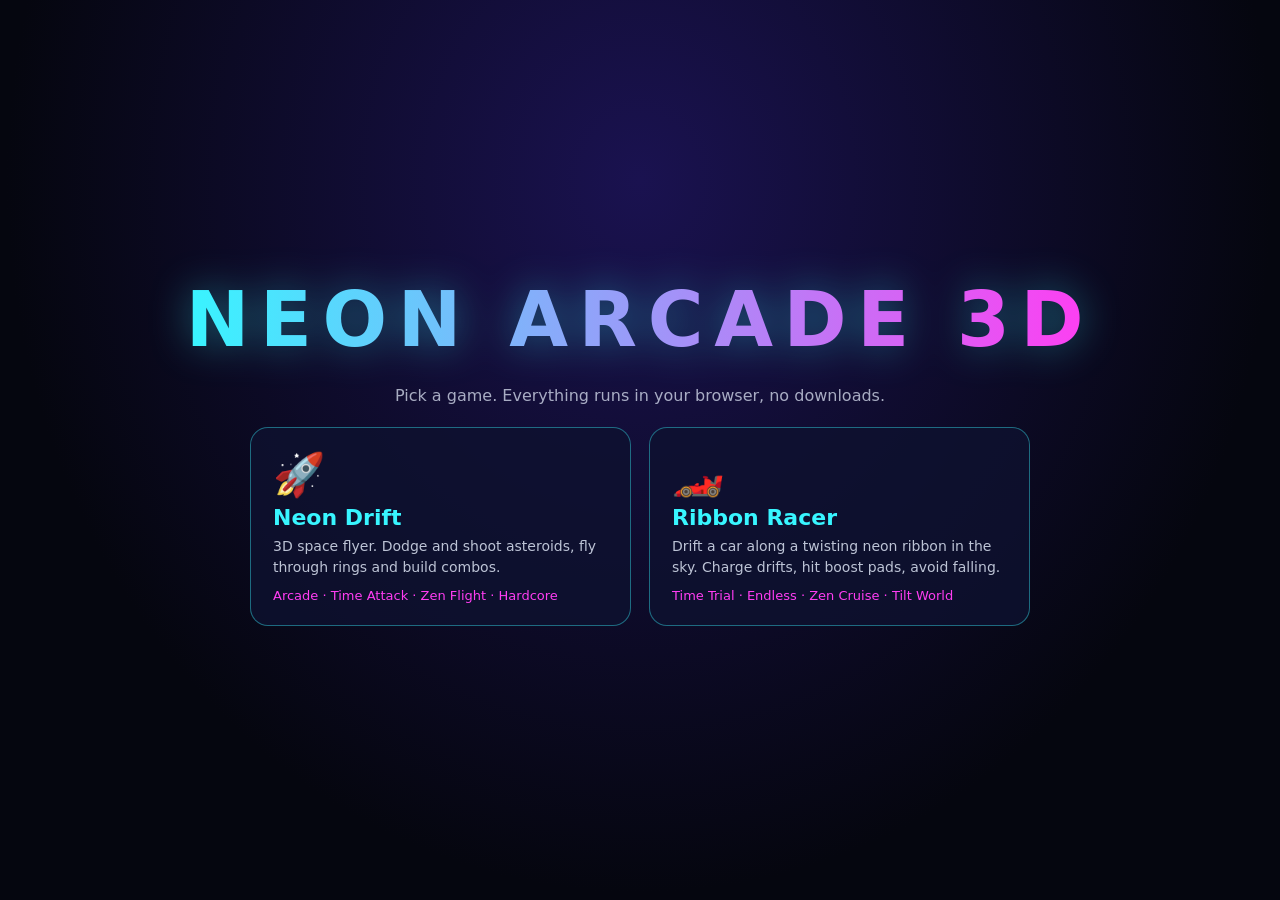
<file: games/artur/index.html>
<!DOCTYPE html>
<html lang="en"><head><meta charset="utf-8">
<meta name="viewport" content="width=device-width, initial-scale=1, viewport-fit=cover">
<title>Neon Arcade 3D</title>
<style>
:root{--bg:#05060f;--fg:#e8f0ff;--ac:#38f5ff;--ac2:#ff3df2;box-sizing:border-box;padding-top:env(safe-area-inset-top,0px);padding-bottom:env(safe-area-inset-bottom,0px);color-scheme:dark}
html{height:100%;scroll-padding-top:env(safe-area-inset-top,0px)}
body{height:100%;margin:0;background:var(--bg);color:var(--fg);font-family:"Segoe UI",system-ui,-apple-system,Roboto,sans-serif;overflow:hidden}
#hub{position:fixed;inset:0;display:flex;flex-direction:column;align-items:center;justify-content:center;gap:22px;padding:20px;overflow:auto;text-align:center;background:radial-gradient(ellipse at 50% 20%,#1a1250,#05060f 70%)}
h1{margin:0;font-size:clamp(34px,8vw,76px);letter-spacing:.14em;background:linear-gradient(90deg,var(--ac),var(--ac2));-webkit-background-clip:text;background-clip:text;color:transparent;filter:drop-shadow(0 0 20px #38f5ff66)}
p{margin:0;opacity:.7}
.g{display:grid;grid-template-columns:repeat(auto-fit,minmax(260px,1fr));gap:18px;width:min(780px,100%)}
.c{font:inherit;color:var(--fg);text-align:left;background:#0e1230cc;border:1px solid #38f5ff66;border-radius:18px;padding:22px;cursor:pointer;transition:.18s}
.c:hover{border-color:var(--ac);box-shadow:0 0 30px #38f5ff55;transform:translateY(-4px)}
.c .e{font-size:42px}.c strong{display:block;font-size:22px;color:var(--ac);margin:6px 0}
.c span{display:block;font-size:14px;opacity:.8;line-height:1.5}
.c em{display:block;margin-top:10px;font-style:normal;font-size:13px;color:var(--ac2)}
#fr{position:fixed;inset:0;width:100%;height:100%;border:0;display:none;background:var(--bg)}
#home{position:fixed;top:calc(8px + env(safe-area-inset-top,0px));left:50%;transform:translateX(-50%);z-index:9;display:none;font:inherit;font-size:13px;color:var(--fg);background:#0e1230cc;border:1px solid #38f5ff66;border-radius:20px;padding:6px 14px;cursor:pointer}
#home:hover{border-color:var(--ac)}
</style></head><body>
<div id="hub"><h1>NEON ARCADE 3D</h1><p>Pick a game. Everything runs in your browser, no downloads.</p>
<div class="g">
<button class="c" data-g="g1"><div class="e">&#128640;</div><strong>Neon Drift</strong><span>3D space flyer. Dodge and shoot asteroids, fly through rings and build combos.</span><em>Arcade &middot; Time Attack &middot; Zen Flight &middot; Hardcore</em></button>
<button class="c" data-g="g2"><div class="e">&#127950;&#65039;</div><strong>Ribbon Racer</strong><span>Drift a car along a twisting neon ribbon in the sky. Charge drifts, hit boost pads, avoid falling.</span><em>Time Trial &middot; Endless &middot; Zen Cruise &middot; Tilt World</em></button>
</div></div>
<iframe id="fr" title="Game" allow="autoplay; fullscreen"></iframe>
<button id="home">&#9664; Games</button>
<script type="text/plain" id="g1"><!DOCTYPE html>
<html lang="en"><head><meta charset="utf-8">
<meta name="viewport" content="width=device-width, initial-scale=1, viewport-fit=cover">
<title>Neon Drift 3D</title>
<style>
:root{--bg:#05060f;--fg:#e8f0ff;--ac:#38f5ff;--ac2:#ff3df2;box-sizing:border-box;padding-top:env(safe-area-inset-top,0px);padding-bottom:env(safe-area-inset-bottom,0px);color-scheme:dark}
html{height:100%;scroll-padding-top:env(safe-area-inset-top,0px)}
body{height:100%;margin:0;background:var(--bg);color:var(--fg);font-family:"Segoe UI",system-ui,-apple-system,Roboto,sans-serif;overflow:hidden;touch-action:none;user-select:none}
canvas{display:block;position:fixed;inset:0}
#hud{position:fixed;top:env(safe-area-inset-top,0px);left:0;right:0;display:flex;justify-content:space-between;padding:12px 16px;font-weight:700;letter-spacing:.06em;text-shadow:0 0 12px var(--ac);pointer-events:none;z-index:2}
#hud b{color:var(--ac)}#hud .r{text-align:right}
#menu{position:fixed;inset:0;display:flex;flex-direction:column;align-items:center;justify-content:center;gap:14px;background:radial-gradient(ellipse at center,#0a0c2299,#05060fee);z-index:3;padding:16px;overflow:auto;text-align:center}
h1{margin:0;font-size:clamp(34px,8vw,72px);letter-spacing:.12em;background:linear-gradient(90deg,var(--ac),var(--ac2));-webkit-background-clip:text;background-clip:text;color:transparent;filter:drop-shadow(0 0 18px #38f5ff66)}
#res{min-height:22px;color:var(--ac2);font-weight:700}
.g{display:grid;grid-template-columns:repeat(auto-fit,minmax(200px,1fr));gap:12px;width:min(720px,100%)}
button{font:inherit;color:var(--fg);background:#0e1230cc;border:1px solid #38f5ff66;border-radius:14px;padding:14px;cursor:pointer;transition:.15s}
button:hover{border-color:var(--ac);box-shadow:0 0 22px #38f5ff55;transform:translateY(-2px)}
button strong{display:block;font-size:18px;color:var(--ac)}button span{font-size:13px;opacity:.75}
small{opacity:.65;max-width:560px;line-height:1.5}
#back{position:fixed;bottom:calc(12px + env(safe-area-inset-bottom,0px));right:14px;z-index:2;padding:8px 14px;display:none}
</style></head><body>
<div id="hud"><div>SCORE <b id="sc">0</b> &nbsp; <span id="cb"></span></div><div class="r"><span id="lv"></span> <b id="tm"></b></div></div>
<button id="back">Menu</button>
<div id="menu"><h1>NEON DRIFT</h1><div id="res"></div>
<div class="g" id="modes"></div>
<small>Move with mouse, touch or WASD/arrows. Hold click, touch or Space to fire. Smash asteroids, fly through rings to build a combo. Esc returns to the menu.</small></div>
<script src="https://cdnjs.cloudflare.com/ajax/libs/three.js/r128/three.min.js"><\/script>
<script>
const M={arcade:{n:'Arcade',d:'3 lives, speed keeps rising',lives:3,hz:1,sp:1,time:0},
time:{n:'Time Attack',d:'60 seconds, chase the top score',lives:99,hz:1.2,sp:1.1,time:60},
zen:{n:'Zen Flight',d:'No hazards, just rings and colour',lives:0,hz:0,sp:.8,time:0},
hard:{n:'Hardcore',d:'One life, relentless speed',lives:1,hz:1.8,sp:1.35,time:0}};
const $=i=>document.getElementById(i);
const best=k=>{try{return +localStorage.getItem('nd_'+k)||0}catch(e){return 0}};
const setBest=(k,v)=>{try{localStorage.setItem('nd_'+k,v)}catch(e){}};
function drawMenu(){$('modes').innerHTML=Object.keys(M).map(k=>`<button data-m="${k}"><strong>${M[k].n}</strong><span>${M[k].d}</span><br><span>Best: ${best(k)}</span></button>`).join('');
document.querySelectorAll('[data-m]').forEach(b=>b.onclick=()=>start(b.dataset.m))}
if(typeof THREE==='undefined'){$('res').textContent='Could not load Three.js. Check your connection and reload.'}
else{
const R=new THREE.WebGLRenderer({antialias:true});R.setPixelRatio(Math.min(devicePixelRatio,2));document.body.prepend(R.domElement);
const S=new THREE.Scene();S.fog=new THREE.FogExp2(0x05060f,.012);
const C=new THREE.PerspectiveCamera(70,1,.1,400);C.position.set(0,1.5,9);
function rs(){R.setSize(innerWidth,innerHeight);C.aspect=innerWidth/innerHeight;C.updateProjectionMatrix()}addEventListener('resize',rs);rs();
S.add(new THREE.AmbientLight(0x7080ff,.7));const L=new THREE.PointLight(0xffffff,1.3,70);L.position.set(0,5,8);S.add(L);
// stars
const N=1500,sp=new Float32Array(N*3);for(let i=0;i<N;i++){sp.set([(Math.random()-.5)*160,(Math.random()-.5)*90,-Math.random()*300+20],i*3)}
const sg=new THREE.BufferGeometry();sg.setAttribute('position',new THREE.BufferAttribute(sp,3));
const stars=new THREE.Points(sg,new THREE.PointsMaterial({color:0xffffff,size:.45,transparent:true,opacity:.85}));S.add(stars);
// tunnel rings + grid
const TM=new THREE.MeshBasicMaterial({color:0x38f5ff}),TG=new THREE.TorusGeometry(13,.07,6,48),T=[];
for(let i=0;i<24;i++){const m=new THREE.Mesh(TG,TM);m.position.z=-i*11;S.add(m);T.push(m)}
const grid=new THREE.GridHelper(240,48,0x38f5ff,0xff3df2);grid.position.y=-8;grid.material.transparent=true;grid.material.opacity=.35;S.add(grid);
// ship
const ship=new THREE.Group(),sm=new THREE.MeshStandardMaterial({color:0xdfe8ff,emissive:0x2040ff,emissiveIntensity:.5,flatShading:true});
const body=new THREE.Mesh(new THREE.ConeGeometry(.5,2.4,6),sm);body.rotation.x=-Math.PI/2;
const wing=new THREE.Mesh(new THREE.BoxGeometry(3.2,.08,.9),sm);wing.position.z=.5;
const eng=new THREE.Mesh(new THREE.SphereGeometry(.28,10,10),new THREE.MeshBasicMaterial({color:0xff3df2}));eng.position.z=1.3;
ship.add(body,wing,eng);S.add(ship);
// pools
const AG=new THREE.IcosahedronGeometry(1,0),AE=new THREE.EdgesGeometry(AG),AL=new THREE.LineBasicMaterial({color:0xff8aa0}),
AM=new THREE.MeshStandardMaterial({color:0x5a1030,emissive:0xff2050,emissiveIntensity:.35,flatShading:true}),
OG=new THREE.TorusGeometry(.9,.16,8,22),OM=new THREE.MeshBasicMaterial({color:0xffe14a}),
BG=new THREE.BoxGeometry(.14,.14,1.4),BM=new THREE.MeshBasicMaterial({color:0x7dffb0}),PG=new THREE.SphereGeometry(.13,4,4);
let st='menu',m,score,lives,tl,t,combo,inv,cd,sa,so,shake,hue=.55,fire=false,auto=false,key={},tx=0,ty=0,sx=0,sy=0,mk;
const A=[],O=[],B=[],P=[];
function clr(a){a.forEach(o=>S.remove(o.m));a.length=0}
let ac;function snd(f,d=.08,ty='square',v=.04){try{ac=ac||new (window.AudioContext||window.webkitAudioContext)();const o=ac.createOscillator(),g=ac.createGain();o.type=ty;o.frequency.value=f;g.gain.value=v;g.gain.exponentialRampToValueAtTime(.0001,ac.currentTime+d);o.connect(g);g.connect(ac.destination);o.start();o.stop(ac.currentTime+d)}catch(e){}}
function boom(p,col,n=14){for(let i=0;i<n;i++){const q=new THREE.Mesh(PG,new THREE.MeshBasicMaterial({color:col,transparent:true}));q.position.copy(p);S.add(q);P.push({m:q,v:new THREE.Vector3((Math.random()-.5)*14,(Math.random()-.5)*14,(Math.random()-.5)*14),l:.8})}}
window.start=function(k){mk=k;m=M[k];score=0;lives=m.lives;tl=m.time;t=0;combo=1;inv=0;cd=0;sa=1;so=1;shake=0;
[A,O,B,P].forEach(clr);ship.position.set(0,0,0);sx=sy=tx=ty=0;st='play';$('menu').style.display='none';$('back').style.display='block';$('res').textContent=''};
function end(msg){st='menu';const b=best(mk);if(score>b)setBest(mk,score);$('res').textContent=msg+' Score '+score+(score>b?' (new best!)':'');drawMenu();$('menu').style.display='flex';$('back').style.display='none'}
$('back').onclick=()=>end('Run ended.');
function hit(a,b,r){return a.position.distanceTo(b.position)<r}
function update(dt){
t+=dt;const spd=(36+Math.min(t*(m.hz?.9:0),40))*m.sp;
hue=(hue+dt*(m.hz?.012:.04))%1;
key.l&&(tx-=dt*1.8);key.r&&(tx+=dt*1.8);key.u&&(ty+=dt*1.8);key.d&&(ty-=dt*1.8);tx=Math.max(-1,Math.min(1,tx));ty=Math.max(-1,Math.min(1,ty));
const px=ship.position.x;sx=tx*9;sy=ty*4.5;
ship.position.x+=(sx-ship.position.x)*Math.min(1,dt*9);ship.position.y+=(sy-ship.position.y)*Math.min(1,dt*9);
ship.rotation.z+=((px-ship.position.x)*5-ship.rotation.z)*Math.min(1,dt*10);ship.rotation.x=(ship.position.y-sy)*.05;
ship.visible=inv<=0||Math.floor(inv*12)%2==0;
cd-=dt;inv-=dt;
if(m.hz&&(fire||auto)&&cd<=0){const b=new THREE.Mesh(BG,BM);b.position.copy(ship.position);b.position.z-=1.5;S.add(b);B.push({m:b});cd=.15;snd(700,.06,'sawtooth',.02)}
sa-=dt;if(m.hz&&sa<=0){const r=.8+Math.random()*1.6,a=new THREE.Mesh(AG,AM);a.add(new THREE.LineSegments(AE,AL));a.scale.setScalar(r);
a.position.set((Math.random()-.5)*20,(Math.random()-.5)*10,-190);S.add(a);A.push({m:a,r,hp:r>1.8?2:1,s:new THREE.Vector3(Math.random(),Math.random(),Math.random()).multiplyScalar(2)});sa=.75/(m.hz*(1+t*.012))}
so-=dt;if(so<=0){const o=new THREE.Mesh(OG,OM);o.position.set((Math.random()-.5)*16,(Math.random()-.5)*8,-190);S.add(o);O.push({m:o});so=m.hz?1.3:.55}
for(let i=A.length-1;i>=0;i--){const a=A[i],p=a.m;p.position.z+=spd*dt;p.rotation.x+=a.s.x*dt;p.rotation.y+=a.s.y*dt;
if(p.position.z>14){S.remove(p);A.splice(i,1);continue}
if(inv<=0&&hit(p,ship,a.r+.9)){boom(p.position,0xff4060,22);S.remove(p);A.splice(i,1);snd(90,.35,'sawtooth',.08);combo=1;shake=.6;
if(m.lives<90){lives--;inv=1.6;if(lives<=0){end('Ship destroyed.');return}}else{score=Math.max(0,score-20);inv=1}continue}}
for(let i=B.length-1;i>=0;i--){const b=B[i];b.m.position.z-=95*dt;let gone=b.m.position.z<-200;
if(!gone)for(let j=A.length-1;j>=0;j--){const a=A[j];if(hit(b.m,a.m,a.r+.5)){gone=true;a.hp--;boom(b.m.position,0xffb0c0,5);
if(a.hp<=0){boom(a.m.position,0xff6a8a,20);S.remove(a.m);A.splice(j,1);score+=10*combo;snd(220,.2,'sawtooth',.05)}break}}
if(gone){S.remove(b.m);B.splice(i,1)}}
for(let i=O.length-1;i>=0;i--){const o=O[i];o.m.position.z+=spd*dt;o.m.rotation.y+=dt*3;o.m.rotation.x+=dt*1.5;
if(hit(o.m,ship,1.9)){boom(o.m.position,0xffe14a,16);S.remove(o.m);O.splice(i,1);combo=Math.min(combo+1,9);score+=25*combo;snd(520+combo*60,.12,'sine',.07);continue}
if(o.m.position.z>14){S.remove(o.m);O.splice(i,1);if(m.hz)combo=1}}
for(let i=P.length-1;i>=0;i--){const q=P[i];q.l-=dt;q.m.position.addScaledVector(q.v,dt);q.m.material.opacity=Math.max(0,q.l);if(q.l<=0){S.remove(q.m);q.m.material.dispose();P.splice(i,1)}}
if(tl>0){tl-=dt;if(tl<=0){end('Time up!');return}}
// world
for(const r of T){r.position.z+=spd*dt;if(r.position.z>12)r.position.z-=264;r.rotation.z+=dt*.2}
const sp=sg.attributes.position.array;for(let i=0;i<N;i++){sp[i*3+2]+=spd*dt*1.1;if(sp[i*3+2]>20)sp[i*3+2]-=300}sg.attributes.position.needsUpdate=true;
grid.position.z=(grid.position.z+spd*dt)%5;
TM.color.setHSL(hue,1,.55);grid.material.color.setHSL((hue+.5)%1,1,.5);S.fog.color.setHSL(hue,.6,.04);R.setClearColor(S.fog.color);
shake=Math.max(0,shake-dt*2);
C.position.x+=(ship.position.x*.45-C.position.x)*Math.min(1,dt*4)+(Math.random()-.5)*shake;
C.position.y+=(1.5+ship.position.y*.4-C.position.y)*Math.min(1,dt*4)+(Math.random()-.5)*shake;
C.lookAt(ship.position.x*.3,ship.position.y*.3,-20);
$('sc').textContent=score;$('cb').textContent=combo>1?'x'+combo:'';
$('lv').textContent=m.lives&&m.lives<90?'\u2665'.repeat(Math.max(0,lives)):'';$('tm').textContent=m.time?Math.ceil(tl)+'s':'';}
let last=performance.now();
(function loop(n){requestAnimationFrame(loop);const dt=Math.min(.05,(n-last)/1000);last=n;
if(st==='play')update(dt);else{hue=(hue+dt*.03)%1;TM.color.setHSL(hue,1,.55);R.setClearColor(0x05060f);for(const r of T){r.position.z+=14*dt;if(r.position.z>12)r.position.z-=264}ship.rotation.z=Math.sin(n/700)*.3;C.position.set(0,1.5,9);C.lookAt(0,0,-20)}
R.render(S,C)})(last);
const mv=e=>{tx=(e.clientX/innerWidth-.5)*2;ty=-(e.clientY/innerHeight-.5)*2};
addEventListener('pointermove',e=>{if(st==='play')mv(e)});
addEventListener('pointerdown',e=>{if(st!=='play')return;mv(e);fire=true;if(e.pointerType==='touch')auto=true});
addEventListener('pointerup',()=>{fire=false});
const K={ArrowLeft:'l',KeyA:'l',ArrowRight:'r',KeyD:'r',ArrowUp:'u',KeyW:'u',ArrowDown:'d',KeyS:'d'};
addEventListener('keydown',e=>{if(K[e.code])key[K[e.code]]=1;if(e.code==='Space'){fire=true;e.preventDefault()}if(e.code==='Escape'&&st==='play')end('Run ended.')});
addEventListener('keyup',e=>{if(K[e.code])key[K[e.code]]=0;if(e.code==='Space')fire=false});
}
drawMenu();
<\/script></body></html>
</script>
<script type="text/plain" id="g2"><!DOCTYPE html>
<html lang="en"><head><meta charset="utf-8">
<meta name="viewport" content="width=device-width, initial-scale=1, viewport-fit=cover">
<title>Ribbon Racer 3D</title>
<style>
:root{--bg:#05060f;--fg:#e8f0ff;--ac:#38f5ff;--ac2:#ff3df2;box-sizing:border-box;padding-top:env(safe-area-inset-top,0px);padding-bottom:env(safe-area-inset-bottom,0px);color-scheme:dark}
html{height:100%;scroll-padding-top:env(safe-area-inset-top,0px)}
body{height:100%;margin:0;background:var(--bg);color:var(--fg);font-family:"Segoe UI",system-ui,-apple-system,Roboto,sans-serif;overflow:hidden;touch-action:none;user-select:none}
canvas{display:block;position:fixed;inset:0}
#hud{position:fixed;top:env(safe-area-inset-top,0px);left:0;right:0;display:flex;justify-content:space-between;padding:12px 16px;font-weight:700;letter-spacing:.06em;text-shadow:0 0 12px var(--ac);pointer-events:none;z-index:2}
#hud b{color:var(--ac)}#hud .r{text-align:right}
#bar{position:fixed;left:50%;bottom:calc(22px + env(safe-area-inset-bottom,0px));width:min(320px,60vw);height:8px;transform:translateX(-50%);background:#ffffff1f;border-radius:6px;overflow:hidden;z-index:2;display:none}
#bar i{display:block;height:100%;width:0;background:linear-gradient(90deg,var(--ac),var(--ac2))}
#fl{position:fixed;inset:0;background:#fff;opacity:0;pointer-events:none;z-index:2;mix-blend-mode:difference}
#menu{position:fixed;inset:0;display:flex;flex-direction:column;align-items:center;justify-content:center;gap:14px;background:radial-gradient(ellipse at center,#0a0c2266,#05060fdd);z-index:3;padding:16px;overflow:auto;text-align:center}
h1{margin:0;font-size:clamp(32px,8vw,70px);letter-spacing:.12em;background:linear-gradient(90deg,var(--ac),var(--ac2));-webkit-background-clip:text;background-clip:text;color:transparent;filter:drop-shadow(0 0 18px #38f5ff66)}
#res{min-height:22px;color:var(--ac2);font-weight:700}
.g{display:grid;grid-template-columns:repeat(auto-fit,minmax(200px,1fr));gap:12px;width:min(720px,100%)}
button{font:inherit;color:var(--fg);background:#0e1230cc;border:1px solid #38f5ff66;border-radius:14px;padding:14px;cursor:pointer;transition:.15s}
button:hover{border-color:var(--ac);box-shadow:0 0 22px #38f5ff55;transform:translateY(-2px)}
button strong{display:block;font-size:18px;color:var(--ac)}button span{font-size:13px;opacity:.75}
small{opacity:.65;max-width:600px;line-height:1.5}
#hw{position:fixed;left:16px;top:calc(66px + env(safe-area-inset-top,0px));width:120px;height:8px;background:#ffffff1f;border-radius:6px;overflow:hidden;z-index:2;display:none}
#hw i{display:block;height:100%;width:100%;background:linear-gradient(90deg,#ff3050,#7dffb0)}
#msg{position:fixed;top:28%;left:0;right:0;text-align:center;font-size:clamp(28px,7vw,64px);font-weight:800;letter-spacing:.12em;color:var(--ac);text-shadow:0 0 24px var(--ac);opacity:0;pointer-events:none;z-index:2;transition:opacity .4s}
#back,#db{position:fixed;bottom:calc(12px + env(safe-area-inset-bottom,0px));z-index:2;display:none;padding:10px 16px}
#back{right:14px}#db{left:14px;padding:22px 18px}
</style></head><body>
<div id="hud"><div>LAP <b id="lp"></b><br>TIME <b id="tm">0.00</b></div><div class="r">SCORE <b id="sc">0</b> <span id="lv"></span><br><b id="sp">0</b> km/h</div></div>
<div id="bar"><i id="bi"></i></div><div id="fl"></div><div id="hw"><i id="hpi"></i></div><div id="msg"></div>
<button id="back">Menu</button><button id="db">DRIFT</button>
<div id="menu"><h1>RIBBON RACER</h1><div id="res"></div><div class="g" id="modes"></div>
<small>Race a car along a twisting neon ribbon floating in space. Steer with A/D or arrows, hold Shift or Space to drift and build a charge, release to boost. S brakes. Green pads boost you. Red barriers damage the car: 5 hits and it breaks down. Fall off and time rewinds, with a penalty. A checkered finish line marks every lap. Touch: tap left or right side to steer, hold DRIFT. Esc for menu.</small></div>
<script src="https://cdnjs.cloudflare.com/ajax/libs/three.js/r128/three.min.js"><\/script>
<script>
const M={trial:{n:'Time Trial',d:'3 laps to the finish line. Falls cost 3s, 5 barrier hits wreck the car',laps:3,fall:1,bar:1,seed:7},
endless:{n:'Endless Ribbon',d:'New track each run, speed climbs, 3 lives',laps:0,fall:1,bar:1,ramp:1,lives:3},
zen:{n:'Zen Cruise',d:'Soft walls, no barriers, just drift and glow',laps:0,fall:0,bar:0},
tilt:{n:'Tilt World',d:'3 laps while the whole world rolls around you',laps:3,fall:1,bar:1,roll:1,seed:21}};
const $=i=>document.getElementById(i);
const bk=k=>{try{return +localStorage.getItem('rr_'+k)||0}catch(e){return 0}};
const sb=(k,v)=>{try{localStorage.setItem('rr_'+k,v)}catch(e){}};
const fb=(k,v)=>!v?'-':(M[k].laps?(v/100).toFixed(2)+'s':v);
function menuUI(){$('modes').innerHTML=Object.keys(M).map(k=>`<button data-m="${k}"><strong>${M[k].n}</strong><span>${M[k].d}</span><br><span>Best: ${fb(k,bk(k))}</span></button>`).join('');
document.querySelectorAll('[data-m]').forEach(b=>b.onclick=()=>start(b.dataset.m))}
if(typeof THREE==='undefined'){$('res').textContent='Could not load Three.js. Check your connection and reload.'}
else{
const R=new THREE.WebGLRenderer({antialias:true});R.setPixelRatio(Math.min(devicePixelRatio,2));document.body.prepend(R.domElement);
const S=new THREE.Scene();S.fog=new THREE.FogExp2(0x05060f,.0042);
const C=new THREE.PerspectiveCamera(68,1,.1,1500);
function rs(){R.setSize(innerWidth,innerHeight);C.aspect=innerWidth/innerHeight;C.updateProjectionMatrix()}addEventListener('resize',rs);rs();
S.add(new THREE.AmbientLight(0x8090ff,.8));const DL=new THREE.DirectionalLight(0xffffff,.9);DL.position.set(.3,1,.5);S.add(DL);
function rng(s){return()=>{s|=0;s=s+0x6D2B79F5|0;let t=Math.imul(s^s>>>15,1|s);t=t+Math.imul(t^t>>>7,61|t)^t;return((t^t>>>14)>>>0)/4294967296}}
// stars
{const n=1400,a=new Float32Array(n*3),r=rng(5);for(let i=0;i<n;i++){const u=r()*6.283,v=r()*2-1,q=Math.sqrt(1-v*v)*900;a.set([Math.cos(u)*q,v*900,Math.sin(u)*q],i*3)}
const g=new THREE.BufferGeometry();g.setAttribute('position',new THREE.BufferAttribute(a,3));S.add(new THREE.Points(g,new THREE.PointsMaterial({color:0xffffff,size:2.2,fog:false})))}
const trk=new THREE.Group();S.add(trk);
const RM=new THREE.MeshBasicMaterial({color:0x38f5ff}),DM=new THREE.LineBasicMaterial({color:0xff3df2,transparent:true,opacity:.7});
const BXG=new THREE.BoxGeometry(2.2,1.6,1.2),BXM=new THREE.MeshStandardMaterial({color:0x401020,emissive:0xff2050,emissiveIntensity:.8,flatShading:true});
const PDG=new THREE.BoxGeometry(3,.12,7),PDM=new THREE.MeshBasicMaterial({color:0xb6ff3a});
const OG=new THREE.OctahedronGeometry(1),OE=new THREE.EdgesGeometry(OG);
const SEG=900,HW=7,Pp=[],Rr=[],Uu=[],Tt=[];let len=1,ds=1,bars=[],pads=[],decor=[];
const mat=new THREE.Matrix4(),tn=new THREE.Vector3();
function basis(o,r,u,t){mat.makeBasis(r,u,tn.copy(t).negate());o.quaternion.setFromRotationMatrix(mat)}
function build(seed){
 for(const c of [...trk.children]){trk.remove(c);if(c.userData.own)c.geometry.dispose()}
 Pp.length=Rr.length=Uu.length=Tt.length=0;bars=[];pads=[];decor=[];
 const rd=rng(seed),NP=12,pts=[];
 for(let i=0;i<NP;i++){const a=i/NP*6.2832,r=250+rd()*120-60;pts.push(new THREE.Vector3(Math.cos(a)*r*1.25,Math.sin(a*2+rd()*2)*24+rd()*14-7,Math.sin(a)*r))}
 const cu=new THREE.CatmullRomCurve3(pts,true,'catmullrom',.5);len=cu.getLength();ds=len/SEG;
 const bank=[];
 for(let i=0;i<SEG;i++){const u=i/SEG,t=cu.getTangentAt(u).normalize(),t2=cu.getTangentAt((u+1/SEG)%1);
  Pp.push(cu.getPointAt(u));Tt.push(t);bank.push(THREE.MathUtils.clamp(-t.clone().cross(t2).y*18,-.6,.6))}
 for(let k=0;k<4;k++)for(let i=0;i<SEG;i++)bank[i]=(bank[(i+SEG-1)%SEG]+bank[i]*2+bank[(i+1)%SEG])/4;
 for(let i=0;i<SEG;i++){const t=Tt[i],r=t.clone().cross(new THREE.Vector3(0,1,0)).normalize(),u=r.clone().cross(t).normalize();r.applyAxisAngle(t,bank[i]);u.applyAxisAngle(t,bank[i]);Rr.push(r);Uu.push(u)}
 function rib(a,b,h,col,mt){const pos=[],cl=[],ix=[];
  for(let i=0;i<=SEG;i++){const j=i%SEG,c=col?col(i):null;for(const o of[a,b]){const v=Pp[j].clone().addScaledVector(Rr[j],o).addScaledVector(Uu[j],h);pos.push(v.x,v.y,v.z);if(c)cl.push(c[0],c[1],c[2])}
   if(i<SEG){const v=i*2;ix.push(v,v+1,v+2,v+1,v+3,v+2)}}
  const g=new THREE.BufferGeometry();g.setAttribute('position',new THREE.Float32BufferAttribute(pos,3));if(col)g.setAttribute('color',new THREE.Float32BufferAttribute(cl,3));g.setIndex(ix);
  const me=new THREE.Mesh(g,mt);me.userData.own=1;trk.add(me)}
 const road=new THREE.MeshBasicMaterial({vertexColors:true,side:THREE.DoubleSide}),line=new THREE.MeshBasicMaterial({vertexColors:true,side:THREE.DoubleSide}),rm=new THREE.MeshBasicMaterial({color:0xffffff,side:THREE.DoubleSide});
 rib(-HW,HW,0,i=>i%10<5?[.07,.09,.2]:[.1,.12,.3],road);
 rib(-.12,.12,.04,i=>i%6<3?[.9,.9,1]:[.1,.1,.2],line);
 const rl=new THREE.MeshBasicMaterial({color:0x38f5ff,side:THREE.DoubleSide});trk.userData.rl=rl;
 rib(HW-.5,HW+.2,.3,null,rl);rib(-HW-.2,-HW+.5,.3,null,rl);
 const nb=m&&m.bar?Math.floor(len/48):0;for(let i=0;i<nb;i++){const d=80+rd()*(len-120),x=(rd()-.5)*10,me=new THREE.Mesh(BXG,BXM);trk.add(me);bars.push({d,x,m:me,c:0})}
 const np=Math.floor(len/110);for(let i=0;i<np;i++){const d=60+i*110+rd()*40,x=(rd()-.5)*8,me=new THREE.Mesh(PDG,PDM);trk.add(me);pads.push({d,x,m:me,c:0})}
 for(const b of bars.concat(pads)){fr(b.d);b.m.position.copy(FP).addScaledVector(FR,b.x).addScaledVector(FU,b===bars[0]||bars.includes(b)?.9:.1);basis(b.m,FR,FU,FT)}
 {const cv=document.createElement('canvas');cv.width=112;cv.height=48;const g=cv.getContext('2d');for(let i=0;i<14;i++)for(let j=0;j<6;j++){g.fillStyle=(i+j)%2?'#fff':'#0a0a14';g.fillRect(i*8,j*8,8,8)}
 const tx=new THREE.CanvasTexture(cv);tx.magFilter=THREE.NearestFilter;const t2=tx.clone();t2.needsUpdate=true;t2.wrapS=THREE.RepeatWrapping;t2.repeat.set(3,1);
 const G=new THREE.Group();fr(0);G.position.copy(FP);basis(G,FR,FU,FT);
 const ln=new THREE.Mesh(new THREE.PlaneGeometry(14,6),new THREE.MeshBasicMaterial({map:tx,side:THREE.DoubleSide}));ln.rotation.x=-Math.PI/2;ln.position.y=.09;G.add(ln);
 const pm=new THREE.MeshBasicMaterial({color:0xff3df2}),pw=HW+1.3;
 for(const sd of[-1,1]){const p=new THREE.Mesh(new THREE.BoxGeometry(.7,8,.7),pm);p.position.set(sd*pw,4,0);G.add(p)}
 const bm=new THREE.Mesh(new THREE.BoxGeometry(pw*2+.7,1.6,.7),new THREE.MeshBasicMaterial({map:t2}));bm.position.y=8;G.add(bm);trk.add(G)}
 for(let i=0;i<150;i++){const u=rd(),p=cu.getPointAt(u),a=rd()*6.28,dist=35+rd()*120,me=new THREE.LineSegments(OE,DM);me.position.set(p.x+Math.cos(a)*dist,p.y+(rd()-.5)*140,p.z+Math.sin(a)*dist);me.scale.setScalar(3+rd()*11);me.userData.s=rd()*.6;trk.add(me);decor.push(me)}
 trk.userData.cu=cu}
const FP=new THREE.Vector3(),FR=new THREE.Vector3(),FU=new THREE.Vector3(),FT=new THREE.Vector3(),tmp=new THREE.Vector3();
function fr(d){const u=(((d%len)+len)%len)/len*SEG,i=Math.floor(u)%SEG,f=u-Math.floor(u),j=(i+1)%SEG;
 FP.lerpVectors(Pp[i],Pp[j],f);FR.lerpVectors(Rr[i],Rr[j],f).normalize();FU.lerpVectors(Uu[i],Uu[j],f).normalize();FT.lerpVectors(Tt[i],Tt[j],f).normalize();return i}
// car
const car=new THREE.Group(),cb=new THREE.Group(),cm=new THREE.MeshStandardMaterial({color:0xe8f0ff,emissive:0x2040ff,emissiveIntensity:.45,flatShading:true}),
dk=new THREE.MeshStandardMaterial({color:0x0b0d1c,flatShading:true});
const body=new THREE.Mesh(new THREE.BoxGeometry(1.9,.5,3.8),cm),cab=new THREE.Mesh(new THREE.BoxGeometry(1.3,.45,1.7),dk);cab.position.set(0,.45,.3);
const wg=new THREE.CylinderGeometry(.42,.42,.4,12);
cb.add(body,cab);
for(const[x,z]of[[-1,-1.3],[1,-1.3],[-1,1.3],[1,1.3]]){const w=new THREE.Mesh(wg,dk);w.rotation.z=Math.PI/2;w.position.set(x,-.1,z);cb.add(w)}
const tl=new THREE.MeshBasicMaterial({color:0xff2060}),fm=new THREE.MeshBasicMaterial({color:0x7dffff,transparent:true,opacity:.85});
for(const x of[-.7,.7]){const l=new THREE.Mesh(new THREE.BoxGeometry(.5,.2,.1),tl);l.position.set(x,.1,1.92);cb.add(l)}
const fl1=new THREE.Mesh(new THREE.ConeGeometry(.35,2.4,8),fm);fl1.rotation.x=Math.PI/2;fl1.position.set(0,0,3.1);cb.add(fl1);
car.add(cb);S.add(car);
// state
let hp=100,wT=0,lapPrev=1,Pt=[],st='menu',m=M.zen,mk='zen',t=0,d=0,x=0,latV=0,v=0,boostT=0,charge=0,fall=0,pen=0,score=0,lives=0,tot=0,flash=0,shake=0,hue=.55,ts=0,safe=[],sT=0;const key={};
let ac;function snd(f,du=.1,ty='square',vl=.04){try{ac=ac||new(window.AudioContext||window.webkitAudioContext)();const o=ac.createOscillator(),g=ac.createGain();o.type=ty;o.frequency.value=f;g.gain.value=vl;g.gain.exponentialRampToValueAtTime(.0001,ac.currentTime+du);o.connect(g);g.connect(ac.destination);o.start();o.stop(ac.currentTime+du)}catch(e){}}
const PG2=new THREE.SphereGeometry(.22,5,5);
function burst(p,col,n,sp,life=.9,grow=0){for(let i=0;i<n;i++){const q=new THREE.Mesh(PG2,new THREE.MeshBasicMaterial({color:col,transparent:true}));q.position.copy(p);S.add(q);Pt.push({m:q,v:new THREE.Vector3((Math.random()-.5)*sp,Math.random()*sp*.6,(Math.random()-.5)*sp),l:life,L:life,g:grow})}}
function ptUpd(dt){for(let i=Pt.length-1;i>=0;i--){const q=Pt[i];q.l-=dt;q.m.position.addScaledVector(q.v,dt);q.m.material.opacity=Math.max(0,q.l/q.L);if(q.g)q.m.scale.addScalar(q.g*dt);if(q.l<=0){S.remove(q.m);q.m.material.dispose();Pt.splice(i,1)}}}
function banner(s){const e=$('msg');e.textContent=s;e.style.opacity=1;setTimeout(()=>e.style.opacity=0,1100)}
function wreck(){st='wreck';wT=1.8;snd(60,.8,'sawtooth',.09);burst(car.position,0xff9a2a,30,22,1.1);burst(car.position,0x888888,16,10,1.6,2);car.visible=false;v=0;boostT=0;shake=1}
window.start=function(k){mk=k;m=M[k];build(m.seed||Math.floor(Math.random()*9999));t=0;d=0;x=0;latV=0;v=25;boostT=0;charge=0;fall=0;pen=0;score=0;tot=0;lives=m.lives||0;hp=100;d=-30;safe=[-30];sT=0;lapPrev=1;car.visible=true;cm.color.setRGB(.91,.94,1);st='play';$('hw').style.display='block';banner('GO!');
$('menu').style.display='none';$('back').style.display='block';$('bar').style.display='block';if(matchMedia('(pointer:coarse)').matches)$('db').style.display='block'};
function end(msg){st='menu';$('res').textContent=msg;menuUI();$('menu').style.display='flex';$('back').style.display=$('bar').style.display=$('db').style.display='none';$('lp').textContent='';$('hw').style.display='none';car.visible=true;cm.color.setRGB(.91,.94,1);d=0;x=0}
$('back').onclick=()=>end('Run ended.');
function pose(dt){const i=fr(d);fr(d);let p=FP.clone().addScaledVector(FR,x).addScaledVector(FU,.55);if(fall)p.addScaledVector(FU,-fall*fall*20);
 car.position.copy(p);basis(car,FR,FU,FT);cb.rotation.y=-latV*.045;cb.rotation.z=-latV*.02;cb.rotation.x=fall?fall*4:0;
 fl1.scale.set(1,boostT>0?1.2+Math.random()*.5:.01,1);
 const roll=m.roll&&st==='play'?Math.sin(t*.45)*1.15:0,up=FU.clone().applyAxisAngle(FT,roll),des=p.clone().addScaledVector(FT,-(9+v*.02)).addScaledVector(up,3.8);
 C.position.lerp(des,1-Math.exp(-dt*7));if(shake>0)C.position.add(tmp.set(Math.random()-.5,Math.random()-.5,Math.random()-.5).multiplyScalar(shake));
 C.up.copy(up);C.lookAt(p.clone().addScaledVector(FT,10));C.fov=68+v*.3+(boostT>0?9:0);C.updateProjectionMatrix();return i}
function upd(dt){
 t+=dt;const steer=Math.max(-1,Math.min(1,(key.r?1:0)-(key.l?1:0)+ts)),dr=!!key.s&&Math.abs(steer)>0;
 const i=fr(d);const cv=tmp.subVectors(Tt[(i+1)%SEG],Tt[i]).dot(FR)/ds;
 const mx=58+(m.ramp?Math.min(t*.5,32):0),tgt=mx+(boostT>0?30:0);
 v+=(tgt-v)*Math.min(1,dt*(boostT>0?2.5:.7));if(key.b)v=Math.max(12,v-50*dt);boostT-=dt;
 if(!fall){latV+=(steer*(dr?58:40)-cv*v*v*.5)*dt;latV*=Math.max(0,1-(dr?1.1:3)*dt);latV=Math.max(-18,Math.min(18,latV));x+=latV*dt;}
 if(dr&&Math.abs(latV)>3)charge=Math.min(3,charge+dt*Math.abs(latV)/6);
 else if(!key.s&&charge>0){if(charge>.5){boostT=Math.min(2.6,charge*.9);score+=Math.floor(charge*50);snd(480,.25,'sawtooth',.05)}charge=0}
 d+=v*dt;tot+=v*dt;sT-=dt;if(sT<=0&&!fall&&Math.abs(x)<5){safe.push(d);if(safe.length>7)safe.shift();sT=.4}
 if(!fall&&Math.abs(x)>HW){if(m.fall){fall=.001;snd(140,.5,'sawtooth',.06)}else{x=Math.sign(x)*HW;latV*=-.4}}
 if(fall){fall+=dt;if(fall>1.1){d=safe[0];x=0;latV=0;v=28;fall=0;flash=.7;snd(300,.3,'sine',.06);
  if(m.lives){lives--;if(lives<=0){end('Out of lives. Score '+(score+Math.floor(tot/10)));return}}else pen+=3}}
 for(const b of bars){b.c-=dt;let dd=((b.d-d+len*1.5)%len)-len*.5;if(b.c<=0&&Math.abs(dd)<2.6&&Math.abs(b.x-x)<2.3&&!fall){b.c=2;v*=.5;shake=.7;snd(90,.3,'sawtooth',.08);hp-=20;burst(car.position,0xffd060,10,16,.5);if(hp<=0){hp=0;wreck();return}}}
 for(const p of pads){p.c-=dt;let dd=((p.d-d+len*1.5)%len)-len*.5;if(p.c<=0&&Math.abs(dd)<5&&Math.abs(p.x-x)<3.3&&!fall){boostT=1.5;v=Math.max(v,72);p.c=2;score+=15;snd(700,.2,'sine',.06)}}
 shake=Math.max(0,shake-dt*2);flash=Math.max(0,flash-dt*1.5);
 const lap=Math.max(1,Math.floor(d/len)+1);if(lap>lapPrev){lapPrev=lap;if(!m.laps||lap<=m.laps){banner(m.laps&&lap===m.laps?'FINAL LAP':'LAP '+lap);snd(660,.25,'sine',.06)}}
 if(m.laps&&lap>m.laps){const ft=t+pen,k=Math.round(ft*100),b=bk(mk);let msg='Finished in '+ft.toFixed(2)+'s';if(!b||k<b){sb(mk,k);msg+=' - new best!'}end(msg);return}
 if(m.ramp){const sc=score+Math.floor(tot/10),b=bk(mk);if(sc>b)sb(mk,sc)}
 pose(dt);
 hue=(hue+dt*.015)%1;
 $('lp').textContent=m.laps?lap+'/'+m.laps:'';$('tm').textContent=(t+pen).toFixed(2);$('sc').textContent=score+Math.floor(tot/10);$('sp').textContent=Math.round(v*3.6);
 $('lv').textContent=m.lives?'\u2665'.repeat(Math.max(0,lives)):'';$('bi').style.width=(charge/3*100)+'%';$('hpi').style.width=hp+'%';cm.color.setRGB(.2+.71*hp/100,.2+.74*hp/100,.2+.8*hp/100);if(hp<60&&Math.random()<dt*(90-hp)/4)burst(car.position,hp<30?0xff8a30:0x66667a,1,4,1.1,1.6);$('fl').style.opacity=flash*.6}
let last=performance.now();
(function loop(n){requestAnimationFrame(loop);const dt=Math.min(.05,(n-last)/1000);last=n;
 if(!Pp.length)return;
 if(st==='play')upd(dt);else if(st==='wreck'){wT-=dt;shake=Math.max(0,shake-dt);pose(dt);if(wT<=0)end('Car broke down! Score '+(score+Math.floor(tot/10)))}else{d+=40*dt;x=Math.sin(n/900)*3;v=40;boostT=0;fall=0;pose(dt);hue=(hue+dt*.02)%1}
 ptUpd(dt);
 trk.userData.rl.color.setHSL(hue,1,.55);DM.color.setHSL((hue+.5)%1,1,.6);S.fog.color.setHSL(hue,.5,.05);R.setClearColor(S.fog.color);
 for(const o of decor){o.rotation.x+=dt*o.userData.s;o.rotation.y+=dt*o.userData.s}
 R.render(S,C)})(last);
const K={ArrowLeft:'l',KeyA:'l',ArrowRight:'r',KeyD:'r',ArrowDown:'b',KeyS:'b',ShiftLeft:'s',ShiftRight:'s',Space:'s'};
addEventListener('keydown',e=>{if(K[e.code]){key[K[e.code]]=1;e.preventDefault()}if(e.code==='Escape'&&st==='play')end('Run ended.')});
addEventListener('keyup',e=>{if(K[e.code])key[K[e.code]]=0});
addEventListener('pointerdown',e=>{if(st!=='play'||e.pointerType!=='touch')return;if(e.target===$('db'))key.s=1;else ts=e.clientX<innerWidth/2?-1:1});
addEventListener('pointerup',e=>{if(e.target===$('db'))key.s=0;else ts=0});
build(3);for(let i=0;i<30;i++)pose(.1);
}
menuUI();
<\/script></body></html>
</script>
<script>
const fr=document.getElementById('fr'),hub=document.getElementById('hub'),home=document.getElementById('home');
function play(id){const raw=document.getElementById(id).textContent.split('<\\/script'+'>').join('<'+'/script>');
fr.onload=()=>{try{fr.contentWindow.focus()}catch(e){}};fr.srcdoc=raw;fr.style.display='block';hub.style.display='none';home.style.display='block'}
function exit(){fr.onload=null;fr.removeAttribute('srcdoc');fr.src='about:blank';fr.style.display='none';hub.style.display='flex';home.style.display='none'}
document.querySelectorAll('.c').forEach(b=>b.onclick=()=>play(b.dataset.g));home.onclick=exit;
['keydown','keyup'].forEach(t=>addEventListener(t,e=>{if(fr.style.display==='block'){try{fr.contentWindow.dispatchEvent(new KeyboardEvent(t,{code:e.code,key:e.key,bubbles:true,cancelable:true}));e.preventDefault()}catch(x){}}}));
</script></body></html>
</file>
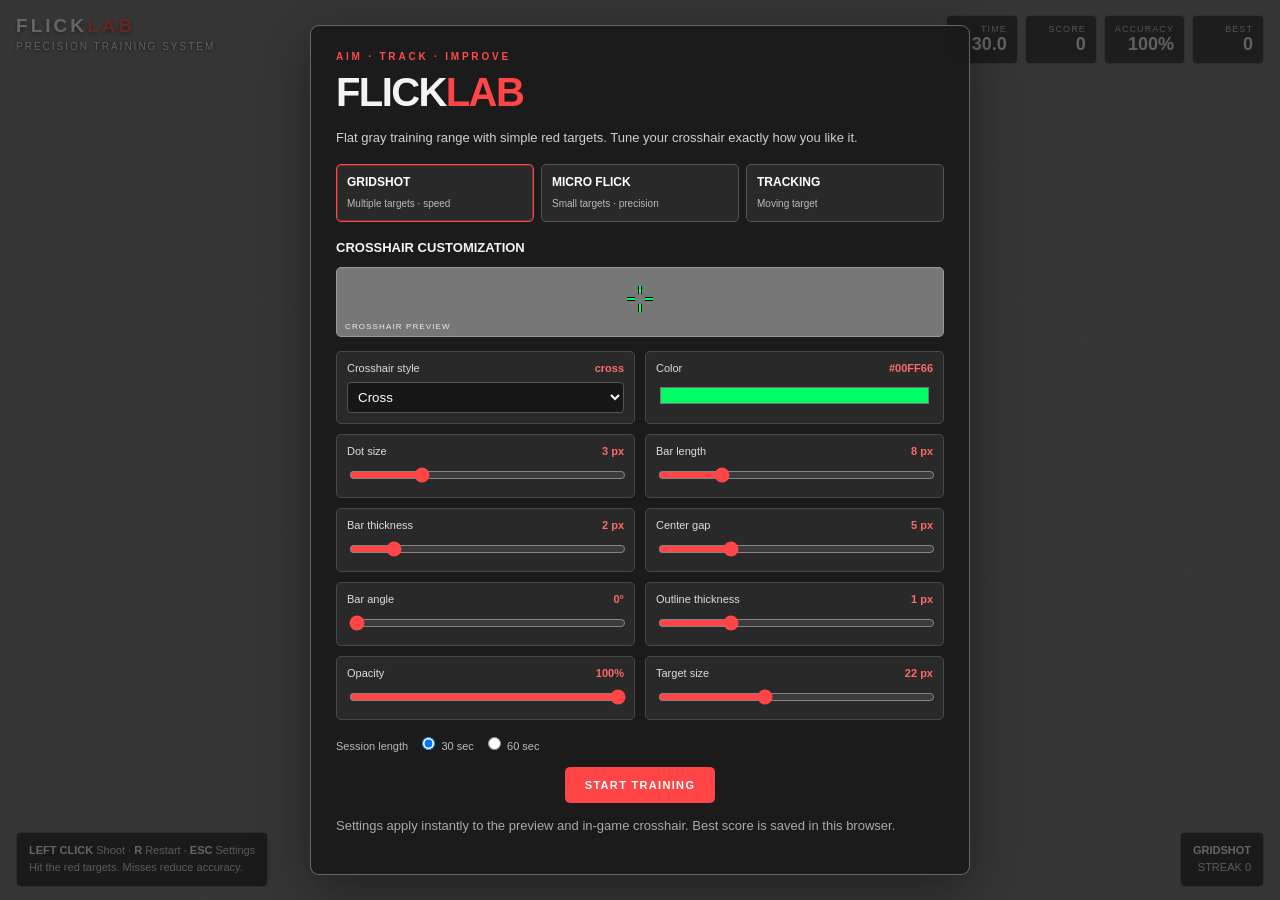
<file: games/ayrton/index.html>
<!doctype html>
<html lang="en">
<head>
<meta charset="utf-8">
<meta name="viewport" content="width=device-width,initial-scale=1">
<title>FLICKLAB — Aim Trainer</title>
<style>
*{box-sizing:border-box}
html,body{margin:0;width:100%;height:100%;overflow:hidden;background:#777;color:#f4f4f4;font-family:Arial,Helvetica,sans-serif}
body{user-select:none}
canvas{display:block;width:100%;height:100%;cursor:none}
#hud{position:fixed;inset:0;pointer-events:none}
.top{position:absolute;top:15px;left:16px;right:16px;display:flex;justify-content:space-between;gap:10px;align-items:start}
.brand{font-size:19px;font-weight:900;letter-spacing:.16em;color:#fff;text-shadow:0 2px 4px #0008}
.brand span{color:#ff4545}
.tag{font-size:10px;letter-spacing:.2em;color:#eee;margin-top:4px;text-shadow:0 1px 4px #000}
.metrics{display:flex;gap:7px}
.metric{min-width:72px;background:#171717c9;border:1px solid #ffffff45;border-radius:5px;padding:8px 10px;text-align:right}
.metric small{display:block;color:#c9c9c9;font-size:9px;letter-spacing:.12em}
.metric strong{font-size:18px;font-variant-numeric:tabular-nums}
.bottom{position:absolute;bottom:13px;left:16px;right:16px;display:flex;justify-content:space-between;align-items:end;gap:8px}
.panel{background:#171717d9;border:1px solid #ffffff40;border-radius:5px;padding:9px 12px;font-size:11px;color:#ddd;line-height:1.6}
.panel b{color:#fff}
.overlay{position:fixed;inset:0;z-index:5;display:grid;place-items:center;padding:16px;background:#161616a8;overflow:auto}
.card{width:min(660px,100%);max-height:95vh;overflow:auto;padding:25px;background:#1c1c1cf5;border:1px solid #ffffff55;border-radius:9px;box-shadow:0 15px 55px #0006}
.eyebrow{font-size:10px;font-weight:900;letter-spacing:.28em;color:#ff4b4b}
.card h1{font-size:40px;letter-spacing:-.04em;margin:8px 0}
.card p{color:#d0d0d0;font-size:13px;line-height:1.6}
.modes{display:grid;grid-template-columns:repeat(3,1fr);gap:7px;margin:15px 0}
.mode{padding:10px;background:#292929;border:1px solid #555;border-radius:5px;cursor:pointer;color:white;text-align:left}
.mode.selected{border-color:#ff4545;box-shadow:inset 0 0 0 1px #ff454555}
.mode b{display:block;font-size:12px;margin-bottom:4px}
.mode small{color:#bbb;font-size:10px}
.settings{display:grid;grid-template-columns:1fr 1fr;gap:10px;margin:14px 0}
.setting{padding:10px;background:#292929;border:1px solid #484848;border-radius:5px}
.setting label{display:flex;justify-content:space-between;gap:8px;font-size:11px;color:#ddd;margin-bottom:8px}
.setting output{color:#ff6969;font-weight:700}
.setting input[type=range]{width:100%;accent-color:#ff4545}
.setting input[type=color]{width:100%;height:27px;border:0;background:none}
.setting select{width:100%;background:#171717;color:#fff;border:1px solid #555;padding:6px;border-radius:4px}
.preview{height:70px;background:#777;border:1px solid #999;border-radius:5px;display:grid;place-items:center;position:relative;margin:12px 0}
.preview:after{content:"CROSSHAIR PREVIEW";position:absolute;bottom:5px;left:8px;font-size:8px;letter-spacing:.14em;color:#eee}
.actions{display:flex;gap:8px;flex-wrap:wrap;justify-content:center;margin-top:15px}
button{border:0;border-radius:5px;padding:12px 20px;font-weight:900;font-size:11px;letter-spacing:.12em;cursor:pointer;background:#ff4545;color:#fff}
button.secondary{background:#343434;border:1px solid #666}
.hidden{display:none!important}
.results{display:grid;grid-template-columns:repeat(3,1fr);gap:8px;margin:16px 0}
.result{padding:11px;background:#292929;border:1px solid #484848;border-radius:5px;text-align:center}
.result small{display:block;color:#bbb;font-size:9px}
.result strong{font-size:22px}
.cross{position:absolute;left:50%;top:50%;transform:translate(-50%,-50%);pointer-events:none}
.hint{font-size:10px;color:#aaa!important}
@media(max-width:560px){
 .top{top:8px;left:8px;right:8px}
 .brand{font-size:14px}
 .tag{font-size:8px}
 .metric{min-width:50px;padding:6px}
 .metric strong{font-size:14px}
 .metrics{gap:3px}
 .bottom{left:8px;right:8px;bottom:8px}
 .panel{font-size:9px;padding:7px}
 .settings{grid-template-columns:1fr 1fr}
 .card{padding:17px}
 .card h1{font-size:32px}
}
</style>
</head>
<body>

<canvas id="game"></canvas>

<div id="hud">
 <div class="top">
  <div>
   <div class="brand">FLICK<span>LAB</span></div>
   <div class="tag">PRECISION TRAINING SYSTEM</div>
  </div>
  <div class="metrics">
   <div class="metric"><small>TIME</small><strong id="time">30.0</strong></div>
   <div class="metric"><small>SCORE</small><strong id="score">0</strong></div>
   <div class="metric"><small>ACCURACY</small><strong id="acc">100%</strong></div>
   <div class="metric"><small>BEST</small><strong id="best">0</strong></div>
  </div>
 </div>
 <div class="bottom">
  <div class="panel">
   <b>LEFT CLICK</b> Shoot · <b>R</b> Restart · <b>ESC</b> Settings<br>
   Hit the red targets. Misses reduce accuracy.
  </div>
  <div class="panel" style="text-align:right">
   <b id="modehud">GRIDSHOT</b><br>
   <span id="streak">STREAK 0</span>
  </div>
 </div>
</div>

<div id="menu" class="overlay">
 <div class="card">
  <div class="eyebrow">AIM · TRACK · IMPROVE</div>
  <h1>FLICK<span style="color:#ff4545">LAB</span></h1>
  <p>Flat gray training range with simple red targets. Tune your crosshair exactly how you like it.</p>

  <div class="modes">
   <div class="mode selected" data-mode="grid"><b>GRIDSHOT</b><small>Multiple targets · speed</small></div>
   <div class="mode" data-mode="micro"><b>MICRO FLICK</b><small>Small targets · precision</small></div>
   <div class="mode" data-mode="track"><b>TRACKING</b><small>Moving target</small></div>
  </div>

  <h3 style="font-size:13px;margin:18px 0 8px">CROSSHAIR CUSTOMIZATION</h3>
  <div class="preview"><div id="previewCross" class="cross"></div></div>

  <div class="settings">
   <div class="setting">
    <label>Crosshair style <output id="styleVal">Cross</output></label>
    <select id="crossStyle">
     <option value="cross">Cross</option>
     <option value="dot">Dot</option>
     <option value="both">Cross + dot</option>
     <option value="circle">Circle</option>
    </select>
   </div>
   <div class="setting">
    <label>Color <output id="colorVal">#00FF66</output></label>
    <input id="crossColor" type="color" value="#00ff66">
   </div>
   <div class="setting">
    <label>Dot size <output id="dotVal">3 px</output></label>
    <input id="dotSize" type="range" min="0" max="12" value="3">
   </div>
   <div class="setting">
    <label>Bar length <output id="lengthVal">8 px</output></label>
    <input id="barLength" type="range" min="2" max="30" value="8">
   </div>
   <div class="setting">
    <label>Bar thickness <output id="thickVal">2 px</output></label>
    <input id="barThickness" type="range" min="1" max="8" value="2">
   </div>
   <div class="setting">
    <label>Center gap <output id="gapVal">5 px</output></label>
    <input id="barGap" type="range" min="0" max="20" value="5">
   </div>
   <div class="setting">
    <label>Bar angle <output id="angleVal">0°</output></label>
    <input id="barAngle" type="range" min="0" max="180" value="0">
   </div>
   <div class="setting">
    <label>Outline thickness <output id="outlineVal">1 px</output></label>
    <input id="outlineSize" type="range" min="0" max="4" value="1">
   </div>
   <div class="setting">
    <label>Opacity <output id="opacityVal">100%</output></label>
    <input id="crossOpacity" type="range" min="20" max="100" value="100">
   </div>
   <div class="setting">
    <label>Target size <output id="targetVal">22 px</output></label>
    <input id="targetSize" type="range" min="8" max="45" value="22">
   </div>
  </div>

  <div class="settingrow" style="font-size:11px;color:#bbb">
   Session length &nbsp;
   <label><input type="radio" name="duration" value="30" checked> 30 sec</label>
   &nbsp;
   <label><input type="radio" name="duration" value="60"> 60 sec</label>
  </div>
  <div class="actions"><button id="start">START TRAINING</button></div>
  <p class="hint">Settings apply instantly to the preview and in-game crosshair. Best score is saved in this browser.</p>
 </div>
</div>

<div id="summary" class="overlay hidden">
 <div class="card">
  <div class="eyebrow">SESSION COMPLETE</div>
  <h1>GOOD WORK.</h1>
  <div class="results">
   <div class="result"><small>SCORE</small><strong id="rs">0</strong></div>
   <div class="result"><small>ACCURACY</small><strong id="ra">0%</strong></div>
   <div class="result"><small>HITS</small><strong id="rh">0</strong></div>
   <div class="result"><small>AVG REACTION</small><strong id="rr">0 ms</strong></div>
   <div class="result"><small>BEST STREAK</small><strong id="rst">0</strong></div>
   <div class="result"><small>MISSES</small><strong id="rm">0</strong></div>
  </div>
  <div class="actions">
   <button id="again">PLAY AGAIN</button>
   <button id="settings" class="secondary">SETTINGS</button>
  </div>
 </div>
</div>

<script>
(()=>{
const canvas=document.getElementById('game');
const ctx=canvas.getContext('2d');
const $=id=>document.getElementById(id);

let W=innerWidth,H=innerHeight,dpr=1,mode='grid',duration=30,timeLeft=30;
let playing=false,targets=[],particles=[],score=0,shots=0,hits=0,misses=0;
let streak=0,bestStreak=0,reactions=[],lastStamp=0;
let mouse={x:W/2,y:H/2};
let best=+(localStorage.getItem('flicklabBest')||0),raf=0;

const cfg={
 style:'cross',color:'#00ff66',dot:3,length:8,
 thickness:2,gap:5,angle:0,outline:1,opacity:100,target:22
};

const clamp=(v,a,b)=>Math.max(a,Math.min(b,v));
const rand=(a,b)=>a+Math.random()*(b-a);

function resize(){
 W=innerWidth;H=innerHeight;
 dpr=Math.min(devicePixelRatio||1,2);
 canvas.width=W*dpr;canvas.height=H*dpr;
 canvas.style.width=W+'px';canvas.style.height=H+'px';
 ctx.setTransform(dpr,0,0,dpr,0,0);
 draw();
}
window.addEventListener('resize',resize);

function drawCross(x,y,scale=1){
 ctx.save();
 ctx.translate(x,y);
 ctx.rotate(cfg.angle*Math.PI/180);
 ctx.globalAlpha=cfg.opacity/100;
 ctx.lineCap='butt';
 const color=cfg.color;

 function line(x1,y1,x2,y2){
  if(cfg.outline>0){
   ctx.strokeStyle='#000';
   ctx.lineWidth=cfg.thickness+cfg.outline*2;
   ctx.beginPath();ctx.moveTo(x1,y1);ctx.lineTo(x2,y2);ctx.stroke();
  }
  ctx.strokeStyle=color;ctx.lineWidth=cfg.thickness;
  ctx.beginPath();ctx.moveTo(x1,y1);ctx.lineTo(x2,y2);ctx.stroke();
 }

 if(cfg.style==='cross'||cfg.style==='both'){
  const g=cfg.gap*scale,l=(cfg.gap+cfg.length)*scale;
  line(-l,0,-g,0);line(g,0,l,0);
  line(0,-l,0,-g);line(0,g,0,l);
 }

 if(cfg.style==='dot'||cfg.style==='both'){
  ctx.beginPath();
  ctx.arc(0,0,cfg.dot*scale/2,0,Math.PI*2);
  if(cfg.outline){
   ctx.fillStyle='#000';
   ctx.arc(0,0,cfg.dot*scale/2+cfg.outline,0,Math.PI*2);
   ctx.fill();
  }
  ctx.beginPath();
  ctx.arc(0,0,cfg.dot*scale/2,0,Math.PI*2);
  ctx.fillStyle=color;ctx.fill();
 }

 if(cfg.style==='circle'){
  ctx.beginPath();
  ctx.arc(0,0,(cfg.length+cfg.gap)*scale,0,Math.PI*2);
  if(cfg.outline){
   ctx.strokeStyle='#000';
   ctx.lineWidth=cfg.thickness+cfg.outline*2;
   ctx.stroke();
  }
  ctx.strokeStyle=color;ctx.lineWidth=cfg.thickness;ctx.stroke();
 }
 ctx.restore();
}

function syncSettings(){
 const fields=[
  ['dotSize','dot',' px','dotVal'],
  ['barLength','length',' px','lengthVal'],
  ['barThickness','thickness',' px','thickVal'],
  ['barGap','gap',' px','gapVal'],
  ['barAngle','angle','°','angleVal'],
  ['outlineSize','outline',' px','outlineVal'],
  ['crossOpacity','opacity','%','opacityVal'],
  ['targetSize','target',' px','targetVal']
 ];

 for(const [id,key,suffix,out] of fields){
  cfg[key]=+$(id).value;
  $(out).textContent=$(id).value+suffix;
 }

 cfg.style=$('crossStyle').value;
 cfg.color=$('crossColor').value;
 $('styleVal').textContent=cfg.style;
 $('colorVal').textContent=cfg.color.toUpperCase();
 $('previewCross').innerHTML='';
 drawPreview();
 draw();
}

function drawPreview(){
 const el=$('previewCross');
 const can=document.createElement('canvas');
 can.width=140;can.height=60;
 can.style.width='140px';can.style.height='60px';
 el.appendChild(can);

 const c=can.getContext('2d');
 c.translate(70,27);
 c.rotate(cfg.angle*Math.PI/180);
 c.globalAlpha=cfg.opacity/100;

 function ln(a,b,d,e){
  if(cfg.outline){
   c.strokeStyle='#000';
   c.lineWidth=cfg.thickness+cfg.outline*2;
   c.beginPath();c.moveTo(a,b);c.lineTo(d,e);c.stroke();
  }
  c.strokeStyle=cfg.color;c.lineWidth=cfg.thickness;
  c.beginPath();c.moveTo(a,b);c.lineTo(d,e);c.stroke();
 }

 if(cfg.style==='cross'||cfg.style==='both'){
  let g=cfg.gap,l=cfg.gap+cfg.length;
  ln(-l,0,-g,0);ln(g,0,l,0);
  ln(0,-l,0,-g);ln(0,g,0,l);
 }

 if(cfg.style==='dot'||cfg.style==='both'){
  c.beginPath();c.arc(0,0,cfg.dot/2,0,Math.PI*2);
  c.fillStyle=cfg.color;c.fill();
 }

 if(cfg.style==='circle'){
  c.beginPath();c.arc(0,0,cfg.gap+cfg.length,0,Math.PI*2);
  c.strokeStyle=cfg.color;c.lineWidth=cfg.thickness;c.stroke();
 }
}

[
 'dotSize','barLength','barThickness','barGap','barAngle',
 'outlineSize','crossOpacity','targetSize','crossStyle','crossColor'
].forEach(id=>$(id).addEventListener('input',syncSettings));

function spawn(){
 const r=cfg.target;
 let x,y,n=0;

 do{
  x=rand(35+r,W-35-r);
  y=rand(85+r,H-75-r);
  n++;
 }while(n<30&&targets.some(t=>Math.hypot(t.x-x,t.y-y)<t.r+r+15));

 targets.push({
  x,y,r,
  vx:mode==='track'?rand(-170,170):rand(-25,25),
  vy:mode==='track'?rand(-120,120):rand(-25,25),
  born:performance.now(),
  life:mode==='micro'?1.7:mode==='track'?4:2.8
 });
}

function start(){
 score=shots=hits=misses=streak=bestStreak=0;
 reactions=[];particles=[];targets=[];

 const sel=document.querySelector('input[name=duration]:checked');
 duration=sel?+sel.value:30;
 timeLeft=duration;
 playing=true;
 lastStamp=performance.now();

 spawn();
 if(mode==='grid'){spawn();spawn()}

 $('menu').classList.add('hidden');
 $('summary').classList.add('hidden');
 $('modehud').textContent=
  mode==='grid'?'GRIDSHOT':mode==='micro'?'MICRO FLICK':'TRACKING';

 updateHud();
 cancelAnimationFrame(raf);
 raf=requestAnimationFrame(loop);
}

function updateHud(){
 $('time').textContent=Math.max(0,timeLeft).toFixed(1);
 $('score').textContent=score;
 $('acc').textContent=(shots?Math.round(hits/shots*100):100)+'%';
 $('best').textContent=best;
 $('streak').textContent='STREAK '+streak;
}

function shoot(x,y){
 if(!playing)return;
 shots++;

 let i=targets.findIndex(t=>Math.hypot(x-t.x,y-t.y)<=t.r);

 if(i>=0){
  const t=targets.splice(i,1)[0];
  const rt=performance.now()-t.born;
  hits++;streak++;
  bestStreak=Math.max(streak,bestStreak);
  reactions.push(rt);

  score+=Math.round(
   (mode==='micro'?150:100)+
   Math.max(0,1-t.r/45)*70+
   Math.max(0,1-rt/1800)*40
  );

  for(let j=0;j<12;j++){
   let a=rand(0,6.28),s=rand(30,200);
   particles.push({
    x:t.x,y:t.y,vx:Math.cos(a)*s,
    vy:Math.sin(a)*s,life:.35,max:.35
   });
  }

  if(mode!=='track'||targets.length===0)spawn();
  while(mode==='grid'&&targets.length<3)spawn();
 }else{
  misses++;streak=0;
 }
 updateHud();
}

function end(){
 playing=false;
 best=Math.max(best,score);
 localStorage.setItem('flicklabBest',best);

 $('rs').textContent=score;
 $('ra').textContent=(shots?Math.round(hits/shots*100):0)+'%';
 $('rh').textContent=hits;
 $('rr').textContent=(
  reactions.length?
  Math.round(reactions.reduce((a,b)=>a+b,0)/reactions.length):0
 )+' ms';
 $('rst').textContent=bestStreak;
 $('rm').textContent=misses;
 $('summary').classList.remove('hidden');
}

function loop(now){
 if(!playing)return;

 const dt=Math.min((now-lastStamp)/1000,.04);
 lastStamp=now;
 timeLeft-=dt;

 if(timeLeft<=0){
  timeLeft=0;
  updateHud();
  end();
  draw();
  return;
 }

 for(let i=targets.length-1;i>=0;i--){
  let t=targets[i];

  if(mode==='track'){
   t.x+=t.vx*dt;t.y+=t.vy*dt;
   if(t.x<t.r||t.x>W-t.r)t.vx*=-1;
   if(t.y<t.r+60||t.y>H-t.r-60)t.vy*=-1;
  }

  if((mode==='micro'||mode==='grid')&&(now-t.born)/1000>t.life){
   targets.splice(i,1);
   misses++;streak=0;
   spawn();
  }
 }

 if(mode==='micro'&&targets.length===0)spawn();
 if(mode==='grid')while(targets.length<3)spawn();

 for(let i=particles.length-1;i>=0;i--){
  let p=particles[i];
  p.x+=p.vx*dt;p.y+=p.vy*dt;
  p.life-=dt;
  if(p.life<=0)particles.splice(i,1);
 }

 updateHud();
 draw();
 raf=requestAnimationFrame(loop);
}

function draw(){
 ctx.clearRect(0,0,W,H);
 ctx.fillStyle='#777';
 ctx.fillRect(0,0,W,H);

 // Subtle concrete texture.
 for(let i=0;i<1000;i++){
  let x=(i*7919%104729)/104729*W;
  let y=(i*3571%65521)/65521*H;
  ctx.fillStyle=i%2?'#ffffff09':'#00000009';
  ctx.fillRect(x,y,rand(1,2.5),rand(1,2.5));
 }

 // Flat gray range.
 ctx.fillStyle='#55555512';
 ctx.fillRect(0,0,W,H);

 // Simple red targets.
 for(const t of targets){
  ctx.beginPath();
  ctx.arc(t.x,t.y,t.r+1,0,Math.PI*2);
  ctx.fillStyle='#8a1111';
  ctx.fill();

  ctx.beginPath();
  ctx.arc(t.x,t.y,t.r,0,Math.PI*2);
  ctx.fillStyle='#f20d16';
  ctx.fill();
 }

 // Hit particles.
 for(const p of particles){
  ctx.globalAlpha=Math.max(0,p.life/p.max);
  ctx.fillStyle='#ff3a40';
  ctx.beginPath();
  ctx.arc(p.x,p.y,2.5,0,Math.PI*2);
  ctx.fill();
  ctx.globalAlpha=1;
 }

 if(playing)drawCross(mouse.x,mouse.y);
}

canvas.addEventListener('mousemove',e=>{
 mouse.x=e.clientX;mouse.y=e.clientY;
});

canvas.addEventListener('mousedown',e=>{
 if(e.button===0)shoot(e.clientX,e.clientY);
});

window.addEventListener('keydown',e=>{
 if(e.code==='KeyR'&&playing)start();

 if(e.code==='Escape'&&playing){
  playing=false;
  $('menu').classList.remove('hidden');
 }
});

document.querySelectorAll('.mode').forEach(el=>{
 el.addEventListener('click',()=>{
  document.querySelectorAll('.mode').forEach(x=>x.classList.remove('selected'));
  el.classList.add('selected');
  mode=el.dataset.mode;
 });
});

$('start').addEventListener('click',start);
$('again').addEventListener('click',start);

$('settings').addEventListener('click',()=>{
 $('summary').classList.add('hidden');
 $('menu').classList.remove('hidden');
});

syncSettings();
resize();
$('best').textContent=best;
})();
</script>
</body>
</html>
</file>
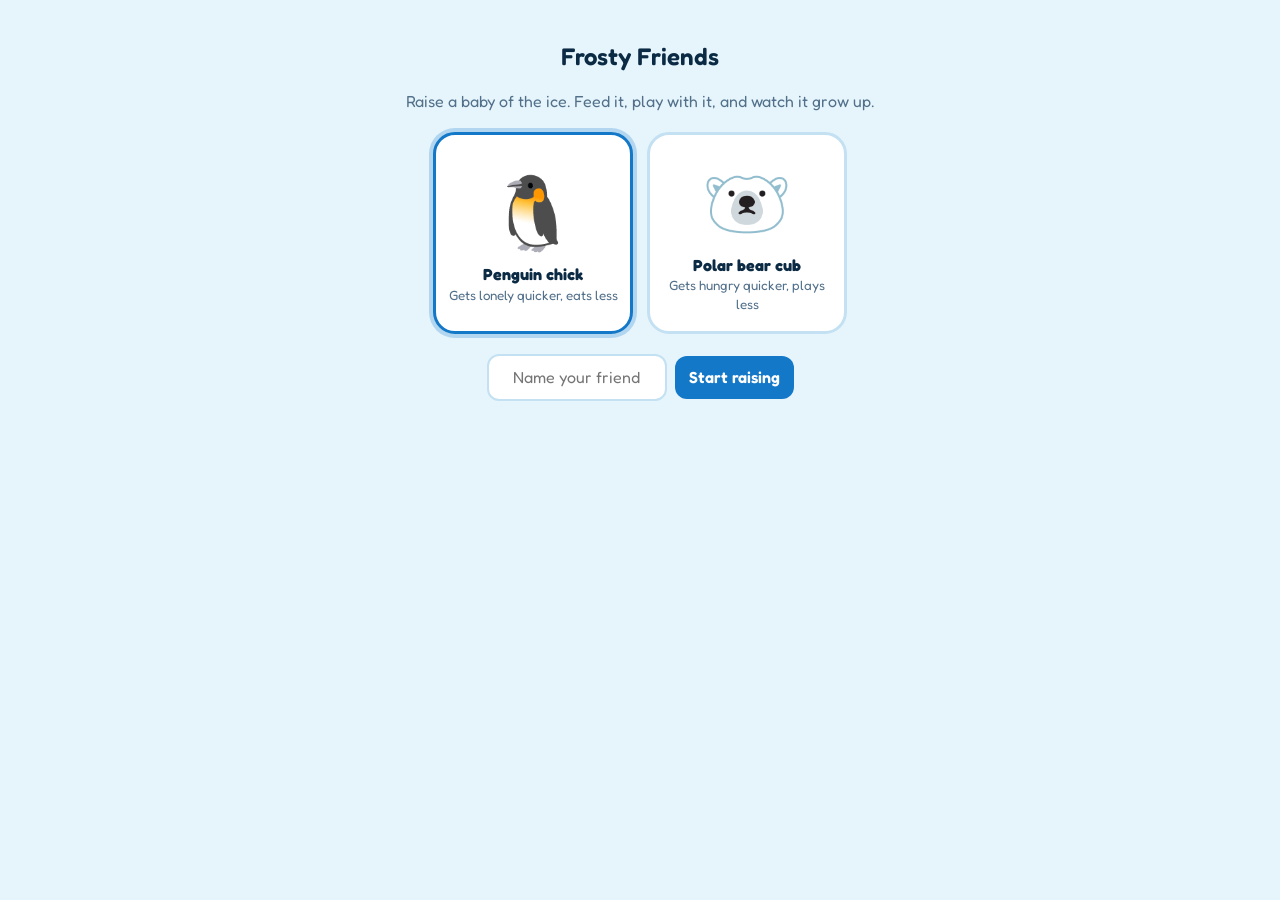
<file: games/karl/index.html>
<!DOCTYPE html>
<html lang="en">
<head>
<meta charset="utf-8">
<meta name="viewport" content="width=device-width, initial-scale=1, viewport-fit=cover">
<title>Frosty Friends</title>
<link href="https://fonts.googleapis.com/css2?family=Fredoka:wght@400;600&display=swap" rel="stylesheet">
<style>
/* ========== CSS ========== */
:root{--bg:#e6f5fc;--card:#fff;--ink:#0b2a44;--muted:#52708a;--line:#c3e1f2;--accent:#1478c8;--accent-ink:#fff;--good:#1fa56f;--warn:#e29a12;--bad:#d9434a;--sky1:#081a36;--sky2:#1b6aa5;
box-sizing:border-box;padding-top:env(safe-area-inset-top,0px);padding-bottom:env(safe-area-inset-bottom,0px);color-scheme:light}
html{scroll-padding-top:env(safe-area-inset-top,0px)}
@media (prefers-color-scheme:dark){:root:not([data-theme="light"]){--bg:#06121e;--card:#0e2237;--ink:#e4f2ff;--muted:#86a9c4;--line:#1c3a55;--accent:#4db3ff;--accent-ink:#04121f;color-scheme:dark}}
:root[data-theme="dark"]{--bg:#06121e;--card:#0e2237;--ink:#e4f2ff;--muted:#86a9c4;--line:#1c3a55;--accent:#4db3ff;--accent-ink:#04121f;color-scheme:dark}
*,*::before,*::after{box-sizing:inherit}
body{margin:0;background:var(--bg);color:var(--ink);font-family:"Fredoka",system-ui,-apple-system,"Segoe UI",sans-serif;line-height:1.4}
button{font:inherit;color:inherit;cursor:pointer}
button:focus-visible,input:focus-visible{outline:3px solid var(--accent);outline-offset:2px}
[hidden]{display:none!important}
.wrap{max-width:1000px;margin:0 auto;padding:16px}
h1{margin:0;font-size:1.5rem;font-weight:600}
h2{margin:0 0 10px;font-size:1.1rem;font-weight:600}
.card{background:var(--card);border:2px solid var(--line);border-radius:18px;padding:14px}
.btn{background:var(--accent);color:var(--accent-ink);border:0;border-radius:12px;padding:10px 14px;font-weight:600}
.btn:disabled,.item:disabled{opacity:.5;cursor:not-allowed}
.btn.alt{background:transparent;color:var(--ink);border:2px solid var(--line)}
.hint{color:var(--muted);margin:0 0 10px}

/* start screen */
.start{text-align:center;padding-top:24px}
.start p{color:var(--muted)}
.picks{display:flex;gap:14px;justify-content:center;flex-wrap:wrap;margin:20px 0}
.pick{width:200px;background:var(--card);border:3px solid var(--line);border-radius:22px;padding:18px 10px}
.pick .em{font-size:4.5rem;display:block}
.pick small{color:var(--muted);display:block}
.pick[aria-pressed="true"]{border-color:var(--accent);box-shadow:0 0 0 4px color-mix(in srgb,var(--accent) 25%,transparent)}
.start input{font:inherit;padding:10px 12px;border-radius:12px;border:2px solid var(--line);background:var(--card);color:var(--ink);text-align:center;margin-right:8px;width:180px}

/* top bar */
.top{display:flex;justify-content:space-between;align-items:center;gap:10px;flex-wrap:wrap;margin-bottom:12px}
.stats{display:flex;gap:8px;flex-wrap:wrap}
.chip{background:var(--card);border:2px solid var(--line);border-radius:999px;padding:4px 12px;font-weight:600}
.grid{display:grid;grid-template-columns:1.2fr 1fr;gap:14px}
@media(max-width:760px){.grid{grid-template-columns:1fr}}
.side{display:grid;gap:14px;align-content:start}

/* scene */
.scene{position:relative;height:310px;border-radius:18px;overflow:hidden;background:linear-gradient(var(--sky1),var(--sky2));border:2px solid var(--line)}
.aurora{position:absolute;inset:-20% -10% 30% -10%;background:radial-gradient(ellipse at 30% 40%,#5ef2b0aa,transparent 55%),radial-gradient(ellipse at 70% 30%,#8a7dffaa,transparent 55%);filter:blur(18px);animation:sway 9s ease-in-out infinite alternate}
@keyframes sway{to{transform:translateX(8%) skewX(-8deg);opacity:.7}}
.flake{position:absolute;top:-10px;color:#fff;opacity:.8;animation:fall linear infinite;pointer-events:none}
@keyframes fall{to{transform:translateY(340px)}}
.floe{position:absolute;left:-5%;right:-5%;bottom:-30px;height:110px;background:linear-gradient(#f4fbff,#bfe3f3);border-radius:50% 50% 0 0/40% 40% 0 0}
.pet{position:absolute;left:50%;bottom:44px;transform:translateX(-50%);font-size:var(--ps,4rem);line-height:1;background:none;border:0;padding:0;transition:font-size .6s;user-select:none;-webkit-tap-highlight-color:transparent}
.pet.pop{animation:pop .25s}
@keyframes pop{50%{transform:translateX(-50%) scale(1.12) rotate(-4deg)}}
.bubble{position:absolute;top:12px;left:12px;right:12px;background:#ffffffe6;color:#0b2a44;border-radius:14px;padding:6px 12px;font-weight:600;text-align:center}
.float{position:absolute;color:#fff;font-weight:600;text-shadow:0 1px 3px #000a;pointer-events:none;animation:up .8s forwards}
@keyframes up{to{transform:translateY(-50px);opacity:0}}
.again{position:absolute;bottom:12px;left:50%;transform:translateX(-50%);z-index:2}
.name{display:flex;justify-content:space-between;margin:12px 0 6px;font-weight:600}
.meter{margin:8px 0}
.meter label{display:flex;justify-content:space-between;font-size:.9rem;color:var(--muted)}
.track0{height:12px;border-radius:99px;background:var(--line);overflow:hidden}
.track0>i{display:block;height:100%;width:0;border-radius:99px;background:var(--good);transition:width .4s,background .4s}

/* panels */
.list{display:grid;gap:8px}
.item{display:flex;align-items:center;gap:10px;text-align:left;background:transparent;border:2px solid var(--line);border-radius:14px;padding:8px 10px}
.item:not(:disabled):hover{border-color:var(--accent)}
.item .em{font-size:1.8rem}
.item b{display:block}.item small{color:var(--muted)}
.item .cost{margin-left:auto;font-weight:600;white-space:nowrap}

/* modal */
.overlay{position:fixed;inset:0;background:#031020b3;display:grid;place-items:center;padding:16px;z-index:10}
.modal{background:var(--card);border-radius:20px;border:2px solid var(--line);padding:18px;width:min(420px,100%);max-height:100%;overflow:auto}
.bar2{margin:6px 0 10px;font-weight:600}
.holes,.cards{display:grid;gap:8px;grid-template-columns:repeat(3,1fr)}
.cards{grid-template-columns:repeat(4,1fr)}
.hole,.card2{aspect-ratio:1;font-size:2rem;border-radius:50%;border:0;background:radial-gradient(#1b5f8f,#0b3252)}
.card2{border-radius:14px;background:var(--line)}
.card2.up{background:#fff;color:#000}
.track{position:relative;height:36px;border-radius:99px;background:var(--line);margin:14px 0}
.zone{position:absolute;top:0;bottom:0;background:var(--good);opacity:.8;border-radius:99px}
.mark{position:absolute;top:-4px;width:12px;height:44px;border-radius:6px;background:var(--ink);transform:translateX(-50%)}
.big{font-size:1.2rem;font-weight:600}
.toast{position:fixed;left:50%;bottom:calc(20px + env(safe-area-inset-bottom,0px));transform:translateX(-50%);background:var(--ink);color:var(--bg);padding:10px 16px;border-radius:12px;z-index:20;font-weight:600;max-width:90%;text-align:center}
@media(prefers-reduced-motion:reduce){*{animation:none!important;transition:none!important}}
</style>
</head>
<body>
<div class="wrap">

<section id="start" class="start" hidden>
  <h1>Frosty Friends</h1>
  <p>Raise a baby of the ice. Feed it, play with it, and watch it grow up.</p>
  <div class="picks">
    <button class="pick" data-t="penguin" aria-pressed="true"><span class="em">🐧</span><b>Penguin chick</b><small>Gets lonely quicker, eats less</small></button>
    <button class="pick" data-t="bear" aria-pressed="false"><span class="em">🐻‍❄️</span><b>Polar bear cub</b><small>Gets hungry quicker, plays less</small></button>
  </div>
  <div><input id="nm" maxlength="14" placeholder="Name your friend" aria-label="Name"><button class="btn" id="go">Start raising</button></div>
</section>

<section id="game" hidden>
  <div class="top">
    <h1>Frosty Friends</h1>
    <div class="stats"><span class="chip">🐟 <span id="fish">0</span></span><span class="chip">👆 +<span id="fpc">1</span></span><span class="chip">⏱ +<span id="fps">0</span>/s</span></div>
  </div>
  <div class="grid">
    <div class="card">
      <div class="scene" id="scene">
        <div class="aurora"></div>
        <div class="bubble" id="bubble"></div>
        <div class="floe"></div>
        <button class="pet" id="pet" aria-label="Pet your friend to collect fish">🐧</button>
        <button class="btn again" id="again" hidden>Raise a new friend</button>
      </div>
      <div class="name"><span id="pname"></span><span id="pstage"></span></div>
      <div class="meter"><label>Growth <span id="gtxt"></span></label><div class="track0"><i id="gb"></i></div></div>
      <div class="meter"><label>Fullness <span id="htxt"></span></label><div class="track0"><i id="hb"></i></div></div>
      <div class="meter"><label>Happiness <span id="jtxt"></span></label><div class="track0"><i id="jb"></i></div></div>
      <p class="hint" style="margin:8px 0 0">Tap your friend to collect fish. Feeding and games make it grow.</p>
    </div>
    <div class="side">
      <div class="card"><h2>Feed</h2><div class="list" id="feeds"></div></div>
      <div class="card"><h2>Play games</h2><div class="list" id="games"></div></div>
      <div class="card"><h2>Ice shop</h2><div class="list" id="shop"></div></div>
    </div>
  </div>
</section>
</div>

<div class="overlay" id="modal" hidden>
  <div class="modal" role="dialog" aria-modal="true" aria-labelledby="mt">
    <h2 id="mt"></h2><div id="mb"></div>
    <p style="text-align:right;margin:14px 0 0"><button class="btn alt" id="mx">Close</button></p>
  </div>
</div>
<div class="toast" id="toast" hidden></div>

<script>
/* ========== JS ========== */
const $=s=>document.querySelector(s), clamp=(v,a=0,b=100)=>Math.max(a,Math.min(b,v));
const PETS={
  penguin:{e:'🐧',label:'Penguin chick',hd:.2,jd:.35,stages:['Fluffy chick','Waddling youngster','Sleek teenager','Grown emperor']},
  bear:{e:'🐻‍❄️',label:'Polar bear cub',hd:.35,jd:.2,stages:['Tiny cub','Playful cub','Strong juvenile','Mighty bear']}
};
const GROW=[0,60,150,300];
const FEEDS=[
  {n:'Small fish',e:'🐟',c:5,h:15,g:2},
  {n:'Shrimp snack',e:'🦐',c:20,h:40,g:7},
  {n:'Seafood feast',e:'🦑',c:60,h:100,g:22}];
const UPS=[
  {id:'rod',e:'🎣',n:'Ice fishing rod',d:'+1 fish per tap',base:15},
  {id:'net',e:'🕸️',n:'Fishing net',d:'+1 fish per second',base:50},
  {id:'igloo',e:'🛖',n:'Cozy igloo',d:'Slows hunger and boredom',base:120}];
const GAMES=[
  {e:'🐟',n:'Fish catch',d:'Tap the fish, skip the ice',f:()=>gFish()},
  {e:'🧠',n:'Memory match',d:'Find the six pairs',f:()=>gMem()},
  {e:'⛄',n:'Snowball toss',d:'Time your throw',f:()=>gTime()}];

let S=load(), timers=[], pick='penguin', toastT;
function load(){try{const j=localStorage.getItem('frostyfriends');return j?JSON.parse(j):null}catch(e){return null}}
function save(){try{localStorage.setItem('frostyfriends',JSON.stringify(S))}catch(e){}}
const stage=()=>{let i=0;GROW.forEach((g,k)=>{if(S.growth>=g)i=k});return i};
const cost=u=>Math.ceil(u.base*Math.pow(1.6,S.up[u.id]));

/* ---- start ---- */
document.querySelectorAll('.pick').forEach(b=>b.onclick=()=>{
  pick=b.dataset.t;document.querySelectorAll('.pick').forEach(x=>x.setAttribute('aria-pressed',x===b))});
$('#go').onclick=()=>{
  const name=$('#nm').value.trim()||(pick==='bear'?'Nanuk':'Pingu');
  const keep=S&&S.done?{fish:S.fish,up:S.up,raised:S.raised+1}:{fish:20,up:{rod:0,net:0,igloo:0},raised:0};
  S={type:pick,name,hunger:80,joy:80,growth:0,done:false,...keep};
  save();showGame();
};
$('#again').onclick=()=>{$('#game').hidden=true;$('#start').hidden=false};

/* ---- game screen ---- */
function showGame(){
  $('#start').hidden=true;$('#game').hidden=false;
  $('#pet').textContent=PETS[S.type].e;
  $('#pname').textContent=S.name;
  build();render();
}
function mk(list,box,fn,html){
  const el=$(box);el.textContent='';
  list.forEach((x,i)=>{const b=document.createElement('button');b.className='item';b.innerHTML=html(x);b.onclick=()=>fn(x);b.dataset.i=i;el.append(b)});
}
function build(){
  mk(FEEDS,'#feeds',feed,f=>`<span class="em">${f.e}</span><span><b>${f.n}</b><small>+${f.h} fullness, +${f.g} growth</small></span><span class="cost">${f.c} 🐟</span>`);
  mk(GAMES,'#games',g=>g.f(),g=>`<span class="em">${g.e}</span><span><b>${g.n}</b><small>${g.d}</small></span>`);
  mk(UPS,'#shop',buy,u=>`<span class="em">${u.e}</span><span><b>${u.n} <span class="lv"></span></b><small>${u.d}</small></span><span class="cost"></span>`);
}
function bar(id,v,txt){const el=$('#'+id);el.style.width=v+'%';el.style.background=v<20?'var(--bad)':v<45?'var(--warn)':'var(--good)'}
function render(){
  const p=PETS[S.type],st=stage(),fpc=1+S.up.rod,fps=S.up.net;
  $('#fish').textContent=Math.floor(S.fish);$('#fpc').textContent=fpc;$('#fps').textContent=fps;
  $('#pstage').textContent=p.stages[st];
  $('#gtxt').textContent=Math.round(S.growth/3)+'%';$('#htxt').textContent=Math.round(S.hunger)+'%';$('#jtxt').textContent=Math.round(S.joy)+'%';
  bar('gb',S.growth/3);bar('hb',S.hunger);bar('jb',S.joy);
  $('#scene').style.setProperty('--ps',(3+S.growth/300*4.2)+'rem');
  $('#bubble').textContent=S.done?`🎉 ${S.name} is all grown up!`:S.hunger<20?`😢 ${S.name} is hungry!`:S.joy<20?`🥺 ${S.name} is bored. Play a game!`:`😊 ${S.name} is happy`;
  $('#again').hidden=!S.done;
  document.querySelectorAll('#feeds .item').forEach((b,i)=>b.disabled=S.done||S.fish<FEEDS[i].c);
  document.querySelectorAll('#shop .item').forEach((b,i)=>{const u=UPS[i];b.disabled=S.fish<cost(u);b.querySelector('.cost').textContent=cost(u)+' 🐟';b.querySelector('.lv').textContent='Lv '+S.up[u.id]});
}
function toast(t){const e=$('#toast');e.textContent=t;e.hidden=false;clearTimeout(toastT);toastT=setTimeout(()=>e.hidden=true,2400)}
function grow(n){
  if(S.done)return;const s0=stage();S.growth=Math.min(300,S.growth+n);
  if(S.growth>=300){S.done=true;toast(`${S.name} is fully grown! 🎉`)}
  else if(stage()>s0)toast(`${S.name} grew into a ${PETS[S.type].stages[stage()].toLowerCase()}!`);
}
function feed(f){
  if(S.hunger>=98)return toast(`${S.name} is full!`);
  S.fish-=f.c;S.hunger=clamp(S.hunger+f.h);S.joy=clamp(S.joy+3);grow(f.g);render();save();
}
function buy(u){const c=cost(u);if(S.fish<c)return;S.fish-=c;S.up[u.id]++;render();save()}

/* tap the pet */
$('#pet').onclick=e=>{
  const g=Math.max(1,Math.round((1+S.up.rod)*(S.hunger<=0?.5:1)));
  S.fish+=g;S.joy=clamp(S.joy+.5);render();
  const pet=$('#pet');pet.classList.remove('pop');void pet.offsetWidth;pet.classList.add('pop');
  const sc=$('#scene').getBoundingClientRect(),f=document.createElement('span');
  f.className='float';f.textContent='+'+g+' 🐟';
  f.style.left=((e.clientX||sc.left+sc.width/2)-sc.left-20)+'px';f.style.top=((e.clientY||sc.top+150)-sc.top-30)+'px';
  $('#scene').append(f);setTimeout(()=>f.remove(),800);
};

/* tick */
setInterval(()=>{
  if(!S||$('#game').hidden)return;
  const p=PETS[S.type],f=Math.pow(.85,S.up.igloo);
  if(S.hunger>0)S.fish+=S.up.net;
  S.hunger=clamp(S.hunger-p.hd*f);S.joy=clamp(S.joy-p.jd*f);render();
},1000);
setInterval(()=>{if(S)save()},5000);

/* snow */
(()=>{const sc=$('#scene');for(let i=0;i<22;i++){const s=document.createElement('span');s.className='flake';s.textContent='❄';
  s.style.left=Math.random()*100+'%';s.style.fontSize=(8+Math.random()*10)+'px';
  s.style.animationDuration=(5+Math.random()*7)+'s';s.style.animationDelay=(-Math.random()*10)+'s';sc.prepend(s)}})();

/* ---- modal + minigames ---- */
function openM(title,html){$('#mt').textContent=title;$('#mb').innerHTML=html;$('#modal').hidden=false}
function cleanup(){timers.forEach(t=>{clearInterval(t);clearTimeout(t)});timers=[]}
$('#mx').onclick=()=>{cleanup();$('#modal').hidden=true};
function finish(title,fish,gr,msg){
  fish=Math.round(fish);gr=Math.round(gr);
  S.fish+=fish;S.joy=clamp(S.joy+20);S.hunger=clamp(S.hunger-8);grow(gr);render();save();
  openM(title+' complete',`<p class="big">${msg}</p><p>+${fish} 🐟 · happiness +20 · fullness −8${S.done?'':` · growth +${gr}`}</p>`);
}

function gFish(){
  let sc=0,t=15;
  openM('Fish catch','<p class="hint">Tap fish as they pop up. Ice costs you 2 points.</p><div class="bar2">Time <b id="gt">15</b>s · Score <b id="gs">0</b></div><div class="holes" id="holes"></div>');
  const H=$('#holes');
  for(let i=0;i<9;i++){const b=document.createElement('button');b.className='hole';b.setAttribute('aria-label','Ice hole');
    b.onclick=()=>{const k=b.dataset.k;if(!k)return;sc=k==='f'?sc+1:Math.max(0,sc-2);b.textContent='';b.dataset.k='';$('#gs').textContent=sc};H.append(b)}
  const hs=[...H.children];
  timers.push(setInterval(()=>{const b=hs[Math.random()*9|0];if(b.dataset.k)return;const f=Math.random()<.78;
    b.textContent=f?'🐟':'🧊';b.dataset.k=f?'f':'i';setTimeout(()=>{b.textContent='';b.dataset.k=''},850)},600));
  timers.push(setInterval(()=>{$('#gt').textContent=--t;if(t<=0){cleanup();finish('Fish catch',sc*2,sc*.6,`You caught ${sc} fish!`)}},1000));
}

function gMem(){
  const E=['🐟','🦐','❄️','🧊','⭐','🐚'];
  const c=[...E,...E].sort(()=>Math.random()-.5);let first=null,lock=false,mv=0,ok=0;
  openM('Memory match','<p class="hint">Find all six pairs in as few moves as you can.</p><div class="bar2">Moves <b id="gm">0</b></div><div class="cards" id="cards"></div>');
  c.forEach(e=>{const b=document.createElement('button');b.className='card2';b.textContent='❔';b.setAttribute('aria-label','Hidden card');
    b.onclick=()=>{
      if(lock||b.classList.contains('up'))return;
      b.textContent=e;b.classList.add('up');
      if(!first){first=b;return}
      mv++;$('#gm').textContent=mv;const a=first;first=null;
      if(a.textContent===e){if(++ok===6)timers.push(setTimeout(()=>finish('Memory match',Math.max(10,50-mv*3),8,`Cleared in ${mv} moves!`),400))}
      else{lock=true;timers.push(setTimeout(()=>{a.textContent=b.textContent='❔';a.classList.remove('up');b.classList.remove('up');lock=false},700))}
    };$('#cards').append(b)});
}

function gTime(){
  let r=0,sc=0,pos=0,dir=1,sp=1.6,zl=0;const W=()=>Math.max(14,28-r*3);
  openM('Snowball toss','<p class="hint">Stop the marker inside the green zone. You get 5 throws.</p><div class="bar2">Throw <b id="tr">1</b> of 5 · Hits <b id="th">0</b></div><div class="track"><div class="zone" id="zn"></div><div class="mark" id="mk"></div></div><button class="btn" id="thr">Throw ⛄</button>');
  const setZ=()=>{zl=8+Math.random()*(84-W());$('#zn').style.left=zl+'%';$('#zn').style.width=W()+'%'};setZ();
  timers.push(setInterval(()=>{pos+=dir*sp;if(pos>=100||pos<=0)dir*=-1;pos=clamp(pos);$('#mk').style.left=pos+'%'},16));
  $('#thr').onclick=()=>{
    if(pos>=zl&&pos<=zl+W())sc++;r++;$('#th').textContent=sc;
    if(r>=5){cleanup();finish('Snowball toss',sc*10,sc*2,`${sc} of 5 snowballs hit!`);return}
    $('#tr').textContent=r+1;sp+=.5;setZ();
  };
}

/* ---- init ---- */
if(S){showGame()}else{$('#start').hidden=false}
</script>
</body>
</html>
</file>
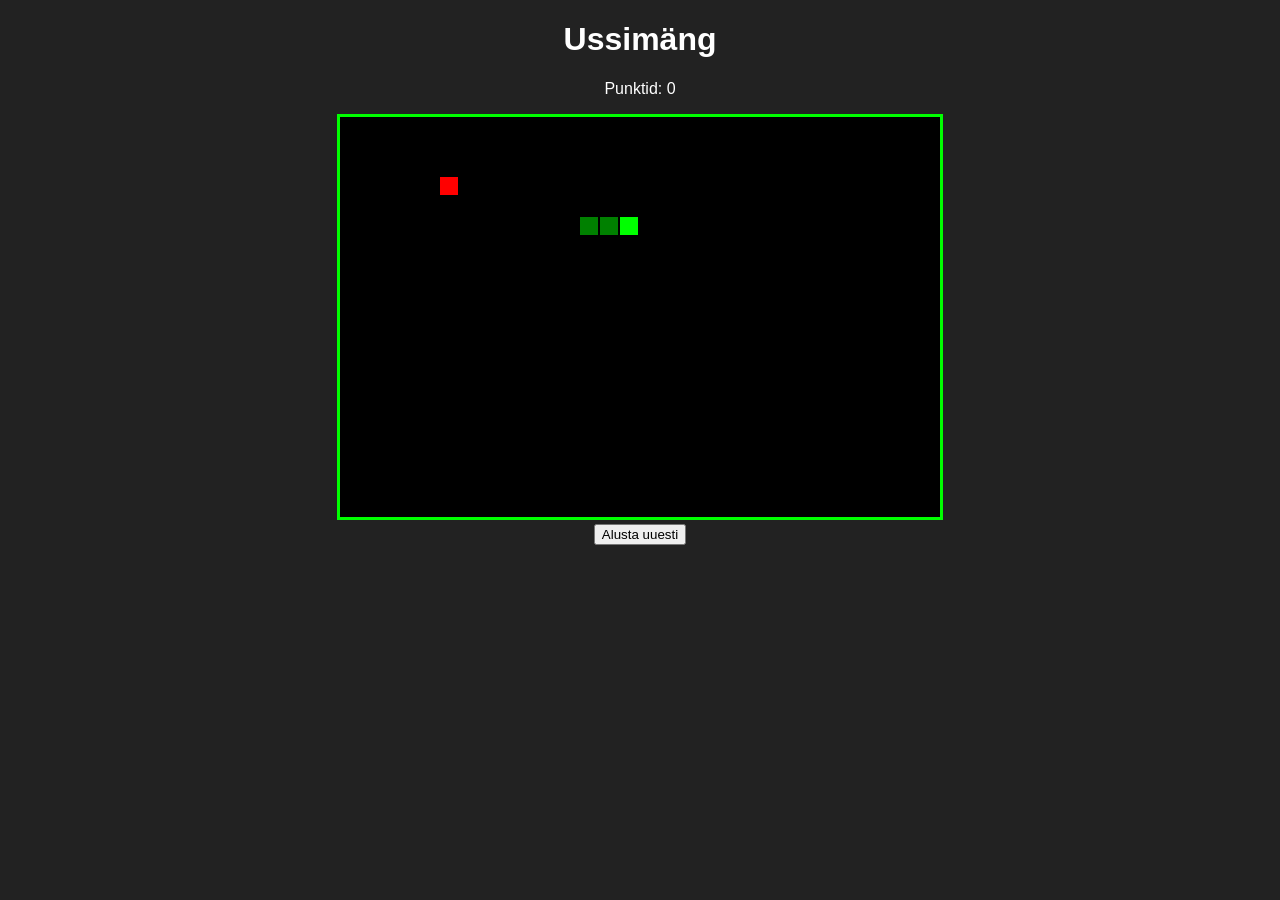
<file: games/ragnar/index.html>
<!DOCTYPE html>
<html lang="et">
<head>
    <meta charset="UTF-8">
    <title>Ussimäng</title>
    <style>
        body {
            background: #222;
            color: white;
            text-align: center;
            font-family: Arial;
        }

        canvas {
            background: black;
            border: 3px solid lime;
        }
    </style>
</head>
<body>

<h1>Ussimäng</h1>
<p id="punktid">Punktid: 0</p>
<canvas id="mang" width="600" height="400"></canvas>
<br>
<button onclick="algus()">Alusta uuesti</button>

<script>
const canvas = document.getElementById("mang");
const ctx = canvas.getContext("2d");

const RUUT = 20;
let uss, oun, suund, punktid, mangLabi, taimer;

function uusOun() {
    let koht;
    do {
        koht = {
            x: Math.floor(Math.random() * 30) * RUUT,
            y: Math.floor(Math.random() * 20) * RUUT
        };
    } while (uss.some(osa => osa.x === koht.x && osa.y === koht.y));
    return koht;
}

function algus() {
    clearTimeout(taimer);
    uss = [
        {x: 100, y: 100},
        {x: 80, y: 100},
        {x: 60, y: 100}
    ];
    suund = {x: RUUT, y: 0};
    punktid = 0;
    mangLabi = false;
    oun = uusOun();
    samm();
}

document.addEventListener("keydown", function(event) {
    if (mangLabi) return;

    if (event.key === "ArrowUp" && suund.y !== RUUT)
        suund = {x: 0, y: -RUUT};
    else if (event.key === "ArrowDown" && suund.y !== -RUUT)
        suund = {x: 0, y: RUUT};
    else if (event.key === "ArrowLeft" && suund.x !== RUUT)
        suund = {x: -RUUT, y: 0};
    else if (event.key === "ArrowRight" && suund.x !== -RUUT)
        suund = {x: RUUT, y: 0};
});

function samm() {
    if (mangLabi) return;

    let pea = {
        x: uss[0].x + suund.x,
        y: uss[0].y + suund.y
    };

    let soob = pea.x === oun.x && pea.y === oun.y;
    let keha = soob ? uss : uss.slice(0, -1);

    if (
        pea.x < 0 || pea.x >= 600 ||
        pea.y < 0 || pea.y >= 400 ||
        keha.some(osa => osa.x === pea.x && osa.y === pea.y)
    ) {
        mangLabi = true;
        joonista();
        ctx.fillStyle = "yellow";
        ctx.font = "30px Arial";
        ctx.textAlign = "center";
        ctx.fillText("MÄNG LÄBI!", 300, 200);
        return;
    }

    uss.unshift(pea);

    if (soob) {
        punktid++;
        oun = uusOun();
    } else {
        uss.pop();
    }

    joonista();
    taimer = setTimeout(samm, 120);
}

function joonista() {
    ctx.fillStyle = "black";
    ctx.fillRect(0, 0, 600, 400);

    uss.forEach((osa, i) => {
        ctx.fillStyle = i === 0 ? "lime" : "green";
        ctx.fillRect(osa.x, osa.y, RUUT - 2, RUUT - 2);
    });

    ctx.fillStyle = "red";
    ctx.fillRect(oun.x, oun.y, RUUT - 2, RUUT - 2);

    document.getElementById("punktid").textContent =
        "Punktid: " + punktid;
}

algus();
</script>

</body>
</html>
</file>
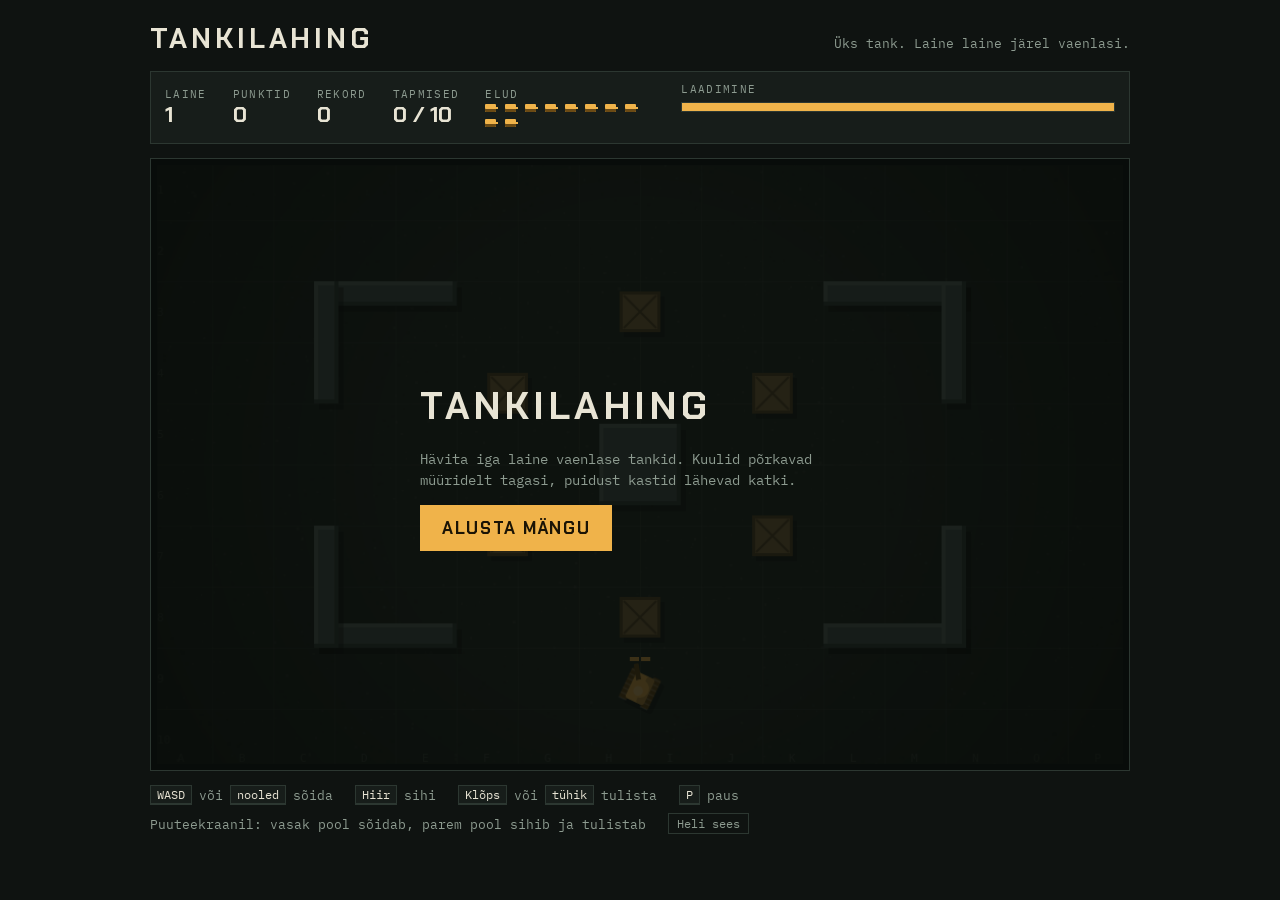
<file: games/rene/index.html>
<!doctype html>
<html lang="et">
<head>
<meta charset="utf-8">
<meta name="viewport" content="width=device-width, initial-scale=1">
<title>Tankilahing</title>
<link rel="stylesheet" href="https://fonts.googleapis.com/css2?family=Chakra+Petch:wght@500;700&family=IBM+Plex+Mono:wght@400;500&display=swap">
<style>
/* Layout: kitsas välilaua-kaardi stiilis mänguväli, ülal ühe rea HUD, all juhtnupud. Üks pime teema, sest mäng on öine kaart. */
:root {
  --bg: #0f1311;
  --panel: #171d1a;
  --line: #2c3731;
  --ink: #e8e4d4;
  --mute: #8d9b90;
  --amber: #f0b34a;
  --amber-dark: #6b4a14;
  --enemy: #e0573c;
  --good: #7fc58a;
  --display: 'Chakra Petch', 'Arial Narrow', sans-serif;
  --mono: 'IBM Plex Mono', ui-monospace, Menlo, Consolas, monospace;
  color-scheme: dark;
}
body {
  background: var(--bg);
  color: var(--ink);
  font-family: var(--mono);
  font-size: 14px;
  padding-block: 20px 28px;
  padding-left: max(16px, env(safe-area-inset-left, 0px));
  padding-right: max(16px, env(safe-area-inset-right, 0px));
}
.page { max-width: 980px; margin: 0 auto; display: flex; flex-direction: column; gap: 14px; }
header { display: flex; align-items: baseline; justify-content: space-between; gap: 12px; flex-wrap: wrap; }
h1 { font-family: var(--display); font-weight: 700; font-size: 28px; letter-spacing: .14em; text-transform: uppercase; margin: 0; text-wrap: balance; }
header p { margin: 0; color: var(--mute); font-size: 13px; }

.hud {
  display: grid;
  grid-template-columns: repeat(5, auto) 1fr;
  gap: 10px 26px;
  align-items: center;
  background: var(--panel);
  border: 1px solid var(--line);
  padding: 10px 14px;
}
.stat { display: flex; flex-direction: column; gap: 2px; min-width: 0; }
.stat .k { font-size: 11px; text-transform: uppercase; letter-spacing: .12em; color: var(--mute); }
.stat .v { font-family: var(--display); font-weight: 700; font-size: 22px; line-height: 1.1; font-variant-numeric: tabular-nums; }
.pips { display: flex; flex-wrap: wrap; gap: 4px 9px; min-height: 25px; max-width: 170px; align-items: center; }
.pip { width: 11px; height: 8px; background: var(--amber); border-radius: 1px; box-shadow: inset 0 -3px 0 var(--amber-dark); position: relative; }
.pip::after { content: ""; position: absolute; left: 7px; top: 3px; width: 6px; height: 2px; background: var(--amber); }
.reload { display: flex; flex-direction: column; gap: 6px; min-width: 0; }
.reload .k { font-size: 11px; text-transform: uppercase; letter-spacing: .12em; color: var(--mute); display: flex; justify-content: space-between; gap: 8px; }
.reload .track { height: 8px; background: #0b0f0d; border: 1px solid var(--line); }
.reload .track i { display: block; height: 100%; width: 100%; background: var(--amber); }
#power { color: var(--good); }

.stage { position: relative; border: 1px solid var(--line); background: #0b0f0d; line-height: 0; }
canvas { width: 100%; height: auto; max-width: 100%; aspect-ratio: 960 / 600; display: block; cursor: crosshair; touch-action: none; }
.ov {
  position: absolute; inset: 0; display: flex; overflow-y: auto;
  background: rgba(8, 12, 10, .78); line-height: 1.5; padding: 16px;
}
.ov[hidden] { display: none; }
.ov .box { margin: auto; max-width: 440px; width: 100%; display: flex; flex-direction: column; gap: 14px; align-items: flex-start; }
.ov h2 { font-family: var(--display); font-size: 38px; letter-spacing: .12em; text-transform: uppercase; margin: 0; text-wrap: balance; }
.ov p { margin: 0; color: var(--mute); font-size: 14px; }
.ov button {
  font-family: var(--display); font-weight: 700; font-size: 17px; letter-spacing: .1em; text-transform: uppercase;
  background: var(--amber); color: #1b1405; border: 0; padding: 12px 22px; cursor: pointer;
}
.ov button:hover { background: #ffc766; }
.ov button.ghost { background: transparent; color: var(--mute); border: 1px solid var(--line); font-size: 14px; padding: 9px 16px; }
.ov button.ghost:hover { background: #1f2823; color: var(--ink); }
.ups { font-size: 11.5px; color: var(--mute); min-height: 15px; }
.choices { display: grid; gap: 10px; width: 100%; }
.choices[hidden] { display: none; }
.ov .choice {
  display: grid; grid-template-columns: 30px 1fr auto; gap: 12px; align-items: center; text-align: left;
  background: var(--panel); color: var(--ink); border: 1px solid var(--line); padding: 12px 14px;
  font-family: var(--mono); font-size: 13px; letter-spacing: 0; text-transform: none; font-weight: 400;
}
.ov .choice:hover { background: #1f2823; border-color: var(--amber); }
.ov .choice.rare { border-color: var(--amber); background: #251f12; }
.choice.rare .t b::after { content: ' · haruldane'; color: var(--amber); font-size: 11px; letter-spacing: .1em; }
.choice .n { font-family: var(--display); font-weight: 700; font-size: 22px; color: var(--amber); }
.choice .t { display: flex; flex-direction: column; gap: 3px; min-width: 0; }
.choice .t b { font-family: var(--display); font-size: 17px; letter-spacing: .06em; text-transform: uppercase; }
.choice .t em { font-style: normal; color: var(--mute); font-size: 12.5px; line-height: 1.4; }
.choice .lv { font-size: 12px; color: var(--good); white-space: nowrap; }
button:focus-visible { outline: 2px solid var(--ink); outline-offset: 3px; }

.help { display: flex; flex-wrap: wrap; gap: 8px 22px; color: var(--mute); font-size: 12.5px; }
.help span { display: inline-flex; align-items: center; gap: 7px; }
kbd { font-family: var(--mono); font-size: 11.5px; color: var(--ink); background: var(--panel); border: 1px solid var(--line); border-bottom-width: 2px; padding: 1px 6px; }
.help button { font-family: var(--mono); font-size: 12px; color: var(--mute); background: transparent; border: 1px solid var(--line); padding: 2px 8px; cursor: pointer; }

@media (max-width: 640px) {
  h1 { font-size: 22px; }
  .hud { grid-template-columns: 1fr 1fr; }
  .reload { grid-column: 1 / -1; }
  .ov h2 { font-size: 28px; }
  .ov .box { gap: 10px; }
  .ov .choice { padding: 8px 10px; gap: 8px; grid-template-columns: 22px 1fr auto; }
  .choice .t b { font-size: 15px; }
  .choice .t em { font-size: 11.5px; }
}
html { color-scheme: dark; }
body { margin: 0; }
[hidden] { display: none !important; }
</style>
</head>
<body>

<div class="page">
  <header>
    <h1>Tankilahing</h1>
    <p>Üks tank. Laine laine järel vaenlasi.</p>
  </header>

  <div class="hud">
    <div class="stat"><span class="k">Laine</span><span class="v" id="wave">1</span></div>
    <div class="stat"><span class="k">Punktid</span><span class="v" id="score">0</span></div>
    <div class="stat"><span class="k">Rekord</span><span class="v" id="best">0</span></div>
    <div class="stat"><span class="k">Tapmised</span><span class="v" id="kills">0 / 10</span></div>
    <div class="stat"><span class="k">Elud</span><span class="pips" id="lives"></span></div>
    <div class="reload">
      <span class="k"><span>Laadimine</span><span id="power"></span></span>
      <div class="track"><i id="bar"></i></div>
      <div class="ups" id="ups"></div>
    </div>
  </div>

  <div class="stage">
    <canvas id="c" width="960" height="600" aria-label="Tankimäng"></canvas>
    <div class="ov" id="ov">
      <div class="box">
        <h2 id="ovTitle">Tankilahing</h2>
        <p id="ovText">Hävita iga laine vaenlase tankid. Kuulid põrkavad müüridelt tagasi, puidust kastid lähevad katki.</p>
        <div class="choices" id="choices" hidden></div>
        <button id="ovBtn" type="button">Alusta mängu</button>
        <button id="ovSkip" class="ghost" type="button" hidden>Jäta vahele</button>
      </div>
    </div>
  </div>

  <div class="help">
    <span><kbd>WASD</kbd> või <kbd>nooled</kbd> sõida</span>
    <span><kbd>Hiir</kbd> sihi</span>
    <span><kbd>Klõps</kbd> või <kbd>tühik</kbd> tulista</span>
    <span><kbd>P</kbd> paus</span>
    <span>Puuteekraanil: vasak pool sõidab, parem pool sihib ja tulistab</span>
    <button id="mute" type="button">Heli sees</button>
  </div>
</div>

<script>
(() => {
  const cv = document.getElementById('c');
  const ctx = cv.getContext('2d');
  const W = 960, H = 600;
  const $ = id => document.getElementById(id);
  const el = { ovSkip: $('ovSkip'), kills: $('kills'), ups: $('ups'), choices: $('choices'), wave: $('wave'), score: $('score'), best: $('best'), lives: $('lives'), bar: $('bar'), power: $('power'),
    ov: $('ov'), ovTitle: $('ovTitle'), ovText: $('ovText'), ovBtn: $('ovBtn'), mute: $('mute') };

  const rnd = (a, b) => a + Math.random() * (b - a);
  const clamp = (v, a, b) => Math.max(a, Math.min(b, v));
  const angDiff = (a, b) => { let d = (b - a) % (Math.PI * 2); if (d > Math.PI) d -= Math.PI * 2; if (d < -Math.PI) d += Math.PI * 2; return d; };
  const rr = (x, y, w, h, r) => { ctx.beginPath(); if (ctx.roundRect) ctx.roundRect(x, y, w, h, r); else ctx.rect(x, y, w, h); ctx.fill(); };

  let best = 0;
  try { best = +localStorage.getItem('tankilahing_best') || 0; } catch (e) {}
  el.best.textContent = best;

  /* ---------- Heli ---------- */
  let AC = null, muted = false, noiseBuf = null;
  function initAudio() {
    if (AC) { if (AC.state === 'suspended') AC.resume(); return; }
    try {
      AC = new (window.AudioContext || window.webkitAudioContext)();
      noiseBuf = AC.createBuffer(1, AC.sampleRate * 0.5, AC.sampleRate);
      const d = noiseBuf.getChannelData(0);
      for (let i = 0; i < d.length; i++) d[i] = Math.random() * 2 - 1;
    } catch (e) { AC = null; }
  }
  function tone(type, f0, f1, dur, vol) {
    const t = AC.currentTime, o = AC.createOscillator(), g = AC.createGain();
    o.type = type; o.frequency.setValueAtTime(f0, t); o.frequency.exponentialRampToValueAtTime(f1, t + dur);
    g.gain.setValueAtTime(vol, t); g.gain.exponentialRampToValueAtTime(0.001, t + dur);
    o.connect(g).connect(AC.destination); o.start(t); o.stop(t + dur);
  }
  function sfx(kind) {
    if (!AC || muted) return;
    try {
      if (kind === 'shot') tone('square', 240, 70, 0.13, 0.05);
      else if (kind === 'eshot') tone('sawtooth', 160, 60, 0.15, 0.035);
      else if (kind === 'hit') tone('triangle', 180, 60, 0.12, 0.09);
      else if (kind === 'pick') tone('sine', 500, 1000, 0.18, 0.08);
      else if (kind === 'boom') {
        const t = AC.currentTime, s = AC.createBufferSource(), f = AC.createBiquadFilter(), g = AC.createGain();
        s.buffer = noiseBuf; f.type = 'lowpass'; f.frequency.setValueAtTime(1400, t); f.frequency.exponentialRampToValueAtTime(120, t + 0.45);
        g.gain.setValueAtTime(0.22, t); g.gain.exponentialRampToValueAtTime(0.001, t + 0.45);
        s.connect(f).connect(g).connect(AC.destination); s.start(t);
      }
    } catch (e) {}
  }

  /* ---------- Väljak ---------- */
  const wallDefs = [
    [440, 260, 80, 80],
    [160, 120, 140, 24], [160, 120, 24, 120],
    [660, 120, 140, 24], [776, 120, 24, 120],
    [160, 456, 140, 24], [160, 360, 24, 120],
    [660, 456, 140, 24], [776, 360, 24, 120]
  ];
  const crateDefs = [[330, 210], [590, 210], [330, 350], [590, 350], [460, 130], [460, 430]];
  const walls = wallDefs.map(([x, y, w, h]) => ({ x, y, w, h }));
  const crates = crateDefs.map(([x, y]) => ({ x, y, w: 40, h: 40, crate: true, hp: 3 }));
  let obst = [];
  function rebuildObst() { obst = walls.concat(crates.filter(c => c.hp > 0)); }
  rebuildObst();

  // Taust: oliivroheline maa, mürarasv, kaardiruudustik tähtede ja numbritega
  const bg = document.createElement('canvas'); bg.width = W; bg.height = H;
  (function paintBg() {
    const b = bg.getContext('2d');
    b.fillStyle = '#222a21'; b.fillRect(0, 0, W, H);
    for (let i = 0; i < 2600; i++) {
      const a = Math.random() * 0.07;
      b.fillStyle = Math.random() < 0.5 ? `rgba(255,255,230,${a})` : `rgba(0,0,0,${a * 1.6})`;
      b.fillRect(Math.random() * W, Math.random() * H, 1 + Math.random() * 2, 1 + Math.random() * 2);
    }
    b.strokeStyle = 'rgba(200,215,190,.07)'; b.lineWidth = 1;
    for (let x = 60; x < W; x += 60) { b.beginPath(); b.moveTo(x + .5, 0); b.lineTo(x + .5, H); b.stroke(); }
    for (let y = 60; y < H; y += 60) { b.beginPath(); b.moveTo(0, y + .5); b.lineTo(W, y + .5); b.stroke(); }
    b.fillStyle = 'rgba(200,215,190,.22)'; b.font = '11px "IBM Plex Mono", monospace';
    for (let i = 0; i < 16; i++) b.fillText(String.fromCharCode(65 + i), i * 60 + 26, 592);
    for (let j = 0; j < 10; j++) b.fillText(String(j + 1), 6, j * 60 + 34);
    const g = b.createRadialGradient(W / 2, H / 2, 200, W / 2, H / 2, 620);
    g.addColorStop(0, 'rgba(0,0,0,0)'); g.addColorStop(1, 'rgba(0,0,0,.55)');
    b.fillStyle = g; b.fillRect(0, 0, W, H);
    b.strokeStyle = '#0b0f0d'; b.lineWidth = 12; b.strokeRect(0, 0, W, H);
  })();

  /* ---------- Mängu olek ---------- */
  const TYPES = {
    grunt: { r: 16, hp: 1, speed: 72, turn: 2.6, pref: 260, cd: [1.7, 2.6], bs: 300, col: '#d8573e', dark: '#5a1f16', pts: 100 },
    scout: { r: 13, hp: 1, speed: 135, turn: 4, pref: 200, cd: [2.2, 3.2], bs: 280, col: '#e9923a', dark: '#5e3513', pts: 150 },
    heavy: { r: 21, hp: 3, speed: 48, turn: 1.8, pref: 320, cd: [1.2, 1.8], bs: 340, col: '#b0415e', dark: '#3e1424', pts: 300 },
    boss: { r: 34, hp: 30, speed: 40, turn: 1.3, pref: 300, cd: [1.4, 2.0], bs: 320, col: '#8a2b2b', dark: '#2a0e0e', pts: 2000 }
  };
  const mouse = { x: W / 2 + 200, y: H / 2 };
  const keys = {};
  let mouseDown = false;
  const touches = new Map();

  let state = 'menu', paused = false;
  let p, enemies, bullets, parts, wrecks, pickups;
  let score, lives, wave, clearing, wavePause, banner, shake, time = 0, livesShown = -1;
  const MAXLIVES = 15, KILLS_PER_UPG = 10;
  let kills = 0, nextUpg = KILLS_PER_UPG, up = { big: 0, speed: 0, reload: 0, bspeed: 0, bounce: 0, multi: 0, armor: 0, dmg: 0, magnet: 0, pierce: 0, blast: 0 }, choosing = false, upgradeDue = false, offered = [], upsShown = '';

  function newPlayer() {
    return { x: W / 2, y: 520, a: -Math.PI / 2, ta: -Math.PI / 2, r: 16, cd: 0, cdMax: 0.45, rapid: 0, inv: 0, alive: true, respawn: 0, flash: 0, tread: 0, recoil: 0, hp: 2 + up.armor, maxhp: 2 + up.armor };
  }
  function resetGame() {
    score = 0; lives = 10; wave = 0; clearing = false; wavePause = 0; banner = null; shake = 0;
    kills = 0; nextUpg = KILLS_PER_UPG; up = { big: 0, speed: 0, reload: 0, bspeed: 0, bounce: 0, multi: 0, armor: 0, dmg: 0, magnet: 0, pierce: 0, blast: 0 }; choosing = false; upgradeDue = false;
    enemies = []; bullets = []; parts = []; wrecks = []; pickups = [];
    p = newPlayer();
    crates.forEach(c => c.hp = 3); rebuildObst();
  }
  resetGame();

  function overlapsObst(x, y, r) {
    for (const o of obst) {
      const cx = clamp(x, o.x, o.x + o.w), cy = clamp(y, o.y, o.y + o.h);
      if ((x - cx) ** 2 + (y - cy) ** 2 < r * r) return true;
    }
    return false;
  }
  function spawnPos(r) {
    for (let i = 0; i < 80; i++) {
      const x = rnd(50, W - 50), y = rnd(50, H - 50);
      if (Math.hypot(x - p.x, y - p.y) < 320) continue;
      if (overlapsObst(x, y, r + 8)) continue;
      if (enemies.some(e => Math.hypot(e.x - x, e.y - y) < 60)) continue;
      return { x, y };
    }
    return { x: W - 80, y: 80 };
  }
  function makeEnemy(name) {
    const T = TYPES[name], pos = spawnPos(T.r);
    const mult = 1 + .1 * Math.floor((wave - 1) / 10), hpv = Math.max(1, Math.round(T.hp * mult));
    const e = { k: name, T, x: pos.x, y: pos.y, a: rnd(0, 6.28), ta: 0, r: T.r, hp: hpv, cd: rnd(1.2, 2.4),
      goal: rnd(0, 6.28), think: 0, stuck: 0, aimErr: 0, flash: 0, spawn: 0.9, tread: 0, recoil: 0, maxhp: hpv, mult };
    if (name === 'boss') { e.hp = e.maxhp = 30 + 20 * (wave / 10 - 1); e.cd = 2.5; }
    return e;
  }
  function startWave() {
    wave++;
    const list = [];
    for (let i = 0; i < Math.min(1 + wave, 6); i++) list.push('grunt');
    if (wave >= 2) for (let i = 0; i < Math.min(wave - 1, 4); i++) list.push('scout');
    if (wave >= 3) for (let i = 0; i < Math.min(Math.floor((wave - 1) / 2), 3); i++) list.push('heavy');
    const isBoss = wave % 10 === 0;
    if (isBoss) enemies.push(makeEnemy('boss'));
    list.slice(0, isBoss ? 4 : 12).forEach(n => enemies.push(makeEnemy(n)));
    crates.forEach(c => { if (c.hp <= 0 && Math.hypot(c.x + 20 - p.x, c.y + 20 - p.y) > 70) c.hp = 3; });
    rebuildObst();
    const tierUp = wave > 1 && (wave - 1) % 10 === 0;
    banner = { text: 'Laine ' + wave + (isBoss ? ' · boss' : '') + (tierUp ? ' · vaenlased +' + (wave - 1) + '% tugevamad' : ''), t: isBoss || tierUp ? 2.6 : 1.8 };
  }

  /* ---------- Efektid ---------- */
  function sparks(x, y, n, col) {
    for (let i = 0; i < n; i++) {
      const a = rnd(0, 6.28), s = rnd(40, 180);
      parts.push({ x, y, vx: Math.cos(a) * s, vy: Math.sin(a) * s, life: rnd(.15, .4), max: .4, s: rnd(1.2, 2.4), c: col, k: 'f' });
    }
  }
  function explode(x, y, size) {
    const n = Math.round(size * 1.5);
    for (let i = 0; i < n; i++) {
      const a = rnd(0, 6.28), s = rnd(30, 260);
      parts.push({ x, y, vx: Math.cos(a) * s, vy: Math.sin(a) * s, life: rnd(.3, .8), max: .8, s: rnd(2, 5), c: Math.random() < .5 ? '#ffd27a' : '#ff7a3c', k: 'f' });
    }
    for (let i = 0; i < n / 2; i++) {
      const a = rnd(0, 6.28), s = rnd(10, 70);
      parts.push({ x, y, vx: Math.cos(a) * s, vy: Math.sin(a) * s - 10, life: rnd(.8, 1.6), max: 1.6, s: rnd(6, 14), c: '#1a1d1b', k: 's' });
    }
    if (parts.length > 500) parts.splice(0, parts.length - 500);
    shake = Math.max(shake, size / 3);
    sfx('boom');
  }

  /* ---------- Tulistamine ---------- */
  function fire(t, ang, speed, team, quiet) {
    const d = t.r + 12;
    const b = { x: t.x + Math.cos(ang) * d, y: t.y + Math.sin(ang) * d, vx: Math.cos(ang) * speed, vy: Math.sin(ang) * speed, team, bounces: 1, life: 4, dead: false, r: 3, dmg: 1 };
    if (team === 'p') { b.pierce = up.pierce; b.hit = []; b.r = 3 + 1.7 * up.big; b.dmg = (up.big >= 2 ? 2 : 1) * (1 + up.dmg); b.bounces = 1 + up.bounce; }
    bullets.push(b);
    t.recoil = 1;
    if (quiet) return;
    sparks(t.x + Math.cos(ang) * d, t.y + Math.sin(ang) * d, 5, team === 'p' ? '#ffe9a8' : '#ff9a7a');
    sfx(team === 'p' ? 'shot' : 'eshot');
  }

  function stepBullet(b, dt) {
    const px = b.x, py = b.y;
    b.x += b.vx * dt; b.y += b.vy * dt; b.life -= dt;
    if (b.life <= 0) { b.dead = true; return; }
    let bounced = false;
    if (b.x < 6 || b.x > W - 6) { b.vx *= -1; b.x = clamp(b.x, 6, W - 6); bounced = true; }
    if (b.y < 6 || b.y > H - 6) { b.vy *= -1; b.y = clamp(b.y, 6, H - 6); bounced = true; }
    if (!bounced) {
      for (const o of obst) {
        if (b.x > o.x - 2 && b.x < o.x + o.w + 2 && b.y > o.y - 2 && b.y < o.y + o.h + 2) {
          if (o.crate) {
            o.hp--; sparks(b.x, b.y, 8, '#d9b36a'); sfx('hit');
            if (o.hp <= 0) { explode(o.x + 20, o.y + 20, 10); rebuildObst(); }
            b.dead = true; return;
          }
          if (px <= o.x - 2 || px >= o.x + o.w + 2) { b.vx *= -1; b.x = px; } else { b.vy *= -1; b.y = py; }
          bounced = true; break;
        }
      }
    }
    if (bounced) {
      sparks(b.x, b.y, 6, '#fff2c4');
      b.bounces--;
      if (b.bounces < 0) b.dead = true;
    }
  }

  function killEnemy(e) {
    enemies.splice(enemies.indexOf(e), 1);
    explode(e.x, e.y, e.r * 1.4);
    wrecks.push({ x: e.x, y: e.y, a: e.a, ta: e.ta, r: e.r, t: 7 });
    score += e.T.pts;
    kills += e.k === 'boss' ? 5 : 1;
    if (e.k === 'boss') {
      pickups.push({ x: e.x - 24, y: e.y, kind: 'life', t: 15 });
      pickups.push({ x: e.x + 24, y: e.y, kind: 'rapid', t: 15 });
      shake = 14;
    }
    if (kills >= nextUpg) { nextUpg += KILLS_PER_UPG; upgradeDue = true; }
    if (up.blast > 0) {
      const rad = 55 + 20 * up.blast;
      sparks(e.x, e.y, 20, '#ffb347');
      for (const o of enemies.slice()) {
        if (o.spawn > 0 || !enemies.includes(o)) continue;
        if (Math.hypot(o.x - e.x, o.y - e.y) < rad) { o.hp -= 1; o.flash = .1; if (o.hp <= 0) killEnemy(o); }
      }
    }
    const roll = Math.random();
    if (roll < 0.22) pickups.push({ x: e.x, y: e.y, kind: 'rapid', t: 10 });
    else if (roll < 0.28 && lives < MAXLIVES) pickups.push({ x: e.x, y: e.y, kind: 'life', t: 10 });
  }

  function hitPlayer() {
    if (!p.alive || p.inv > 0) return;
    p.hp--;
    if (p.hp > 0) { p.inv = .6; p.flash = .15; shake = Math.max(shake, 6); sparks(p.x, p.y, 14, '#ffe9a8'); sfx('hit'); return; }
    lives--;
    explode(p.x, p.y, 28);
    wrecks.push({ x: p.x, y: p.y, a: p.a, ta: p.ta, r: p.r, t: 5, player: true });
    p.alive = false; p.respawn = 1.4; p.rapid = 0;
    bullets = bullets.filter(b => b.team === 'p');
    if (lives <= 0) {
      state = 'over';
      if (score > best) { best = score; try { localStorage.setItem('tankilahing_best', String(best)); } catch (e) {} el.best.textContent = best; }
      setTimeout(() => showOverlay('Mäng läbi', 'Jõudsid lainesse ' + wave + ' ja kogusid ' + score.toLocaleString('et-EE') + ' punkti.', 'Mängi uuesti'), 1000);
    }
  }

  /* ---------- Vaenlase tehisaru ---------- */
  function los(a, b) {
    const dx = b.x - a.x, dy = b.y - a.y, d = Math.hypot(dx, dy), n = Math.ceil(d / 12);
    for (let i = 1; i < n; i++) {
      const x = a.x + dx * i / n, y = a.y + dy * i / n;
      for (const o of obst) if (x > o.x && x < o.x + o.w && y > o.y && y < o.y + o.h) return false;
    }
    return true;
  }
  function pushOut(o) {
    o.x = clamp(o.x, o.r + 8, W - o.r - 8); o.y = clamp(o.y, o.r + 8, H - o.r - 8);
    let hit = false;
    for (const b of obst) {
      const cx = clamp(o.x, b.x, b.x + b.w), cy = clamp(o.y, b.y, b.y + b.h);
      const dx = o.x - cx, dy = o.y - cy, d2 = dx * dx + dy * dy;
      if (d2 < o.r * o.r) {
        hit = true;
        if (d2 > 0.0001) { const d = Math.sqrt(d2), push = o.r - d; o.x += dx / d * push; o.y += dy / d * push; }
        else o.y -= o.r;
      }
    }
    return hit;
  }
  function separate(a, b) {
    const dx = b.x - a.x, dy = b.y - a.y, d = Math.hypot(dx, dy) || 0.01, m = a.r + b.r;
    if (d < m) { const k = (m - d) / 2; a.x -= dx / d * k; a.y -= dy / d * k; b.x += dx / d * k; b.y += dy / d * k; }
  }

  function aiEnemy(e, dt) {
    const T = e.T;
    if (e.spawn > 0) { e.spawn -= dt; return; }
    const toP = Math.atan2(p.y - e.y, p.x - e.x), d = Math.hypot(p.x - e.x, p.y - e.y);
    e.think -= dt;
    if (e.think <= 0) {
      e.think = rnd(.6, 1.6);
      let off;
      if (!p.alive) off = rnd(-1.5, 1.5);
      else if (d > T.pref + 60) off = rnd(-.5, .5);
      else if (d < T.pref - 60) off = Math.PI + rnd(-.5, .5);
      else off = (Math.random() < .5 ? 1 : -1) * (Math.PI / 2) + rnd(-.3, .3);
      e.goal = toP + off;
    }
    const diff = angDiff(e.a, e.goal);
    e.a += clamp(diff, -T.turn * dt, T.turn * dt);
    const sp = T.speed * e.mult * (Math.abs(diff) > 1 ? 0.2 : 1);
    e.x += Math.cos(e.a) * sp * dt; e.y += Math.sin(e.a) * sp * dt; e.tread += sp * dt;
    if (pushOut(e)) {
      e.stuck += dt;
      if (e.stuck > .25) { e.goal = e.a + Math.PI * (Math.random() < .5 ? .5 : -.5) + rnd(-.4, .4); e.think = rnd(.5, 1); e.stuck = 0; }
    } else e.stuck = Math.max(0, e.stuck - dt);
    const aim = toP + e.aimErr, td = angDiff(e.ta, aim);
    e.ta += clamp(td, -3 * dt, 3 * dt);
    e.cd -= dt;
    if (p.alive && e.cd <= 0 && Math.abs(td) < .12 && d < 540 && los(e, p)) {
      const enraged = e.k === 'boss' && e.hp < e.maxhp / 2;
      if (e.k === 'boss') { const n = enraged ? 5 : 3; for (let i = 0; i < n; i++) fire(e, e.ta + (i - (n - 1) / 2) * .22, T.bs * e.mult, 'e', i > 0); }
      else fire(e, e.ta, T.bs * e.mult, 'e');
      e.cd = rnd(T.cd[0], T.cd[1]) * (enraged ? .7 : 1) / e.mult; e.aimErr = rnd(-.14, .14);
    }
  }

  /* ---------- Uuendus ---------- */
  function moveVector() {
    let mx = 0, my = 0, mag = 1;
    if (keys.KeyA || keys.ArrowLeft) mx--;
    if (keys.KeyD || keys.ArrowRight) mx++;
    if (keys.KeyW || keys.ArrowUp) my--;
    if (keys.KeyS || keys.ArrowDown) my++;
    for (const t of touches.values()) {
      if (t.role === 'move') {
        const dx = (t.x - t.sx) / 50, dy = (t.y - t.sy) / 50, l = Math.hypot(dx, dy);
        if (l > .15) { mx += dx / Math.max(l, 1); my += dy / Math.max(l, 1); mag = Math.min(l, 1); }
      }
    }
    const l = Math.hypot(mx, my);
    if (l > 1) { mx /= l; my /= l; }
    return { mx, my, mag };
  }
  function firing() {
    if (mouseDown || keys.Space) return true;
    for (const t of touches.values()) if (t.role === 'aim') return true;
    return false;
  }

  function updatePlayer(dt) {
    p.cd -= dt; p.inv -= dt; p.rapid = Math.max(0, p.rapid - dt); p.cdMax = (p.rapid > 0 ? 0.18 : 0.45) * Math.pow(.82, up.reload);
    p.recoil = Math.max(0, p.recoil - dt * 8);
    p.flash = Math.max(0, p.flash - dt);
    if (!p.alive) {
      p.respawn -= dt;
      if (p.respawn <= 0 && lives > 0) { const keep = p.rapid; p = newPlayer(); p.inv = 2; p.rapid = keep; }
      return;
    }
    const v = moveVector(), l = Math.hypot(v.mx, v.my);
    if (l > 0.01) {
      const tg = Math.atan2(v.my, v.mx), d = angDiff(p.a, tg);
      p.a += clamp(d, -7 * dt, 7 * dt);
      const sp = 170 * (1 + .18 * up.speed) * Math.min(l, 1) * v.mag * (Math.abs(d) > 1.6 ? .5 : 1);
      p.x += v.mx / l * sp * dt * Math.min(l, 1); p.y += v.my / l * sp * dt * Math.min(l, 1);
      p.tread += sp * dt;
    }
    pushOut(p);
    p.ta = Math.atan2(mouse.y - p.y, mouse.x - p.x);
    if (firing() && p.cd <= 0) {
      const n = 1 + up.multi;
      for (let i = 0; i < n; i++) fire(p, p.ta + (i - (n - 1) / 2) * .13, 430 * (1 + .2 * up.bspeed), 'p', i > 0);
      p.cd = p.cdMax;
    }
  }

  function update(dt) {
    time += dt;
    shake *= Math.pow(.001, dt);
    if (banner) { banner.t -= dt; if (banner.t <= 0) banner = null; }
    updatePlayer(dt);
    for (const e of enemies) { aiEnemy(e, dt); e.flash = Math.max(0, e.flash - dt); e.recoil = Math.max(0, e.recoil - dt * 8); }
    for (let i = 0; i < enemies.length; i++) {
      for (let j = i + 1; j < enemies.length; j++) separate(enemies[i], enemies[j]);
      if (p.alive) separate(p, enemies[i]);
    }
    enemies.forEach(pushOut);
    if (p.alive) pushOut(p);

    for (const b of bullets) {
      stepBullet(b, dt);
      if (b.dead) continue;
      if (b.team === 'p') {
        for (const e of enemies) {
          if (e.spawn > 0 || b.hit.includes(e)) continue;
          if (Math.hypot(b.x - e.x, b.y - e.y) < e.r + b.r) {
            if (b.pierce > 0) { b.pierce--; b.hit.push(e); } else b.dead = true;
            e.hp -= b.dmg; e.flash = .1; sparks(b.x, b.y, 10, '#fff2c4'); sfx('hit');
            if (e.hp <= 0) killEnemy(e);
            break;
          }
        }
      } else if (p.alive && p.inv <= 0 && Math.hypot(b.x - p.x, b.y - p.y) < p.r + 3) {
        b.dead = true; hitPlayer();
      }
    }
    bullets = bullets.filter(b => !b.dead);

    for (const pk of pickups) {
      pk.t -= dt;
      if (up.magnet > 0 && p.alive) {
        const mx = p.x - pk.x, my = p.y - pk.y, md = Math.hypot(mx, my);
        if (md < 90 + 50 * up.magnet && md > 1) { pk.x += mx / md * 170 * dt; pk.y += my / md * 170 * dt; }
      }
      if (p.alive && Math.hypot(pk.x - p.x, pk.y - p.y) < 24) {
        pk.t = 0; sfx('pick');
        if (pk.kind === 'rapid') p.rapid = 8; else lives = Math.min(MAXLIVES, lives + 1);
      }
    }
    pickups = pickups.filter(pk => pk.t > 0);
    wrecks.forEach(w => w.t -= dt); wrecks = wrecks.filter(w => w.t > 0);
    for (const q of parts) { q.x += q.vx * dt; q.y += q.vy * dt; q.vx *= .94; q.vy *= .94; q.life -= dt; }
    parts = parts.filter(q => q.life > 0);

    if (state === 'play' && !enemies.length && !clearing) {
      clearing = true; wavePause = 2.2; score += wave * 100;
      banner = { text: 'Laine puhastatud +' + wave * 100, t: 2 };
    }
    if (clearing) { wavePause -= dt; if (wavePause <= 0) { clearing = false; startWave(); } }
    if (upgradeDue && state === 'play') { upgradeDue = false; openUpgrade(); }
  }

  /* ---------- Joonistamine ---------- */
  function drawTank(t, col, dark, isPlayer) {
    ctx.save(); ctx.translate(t.x + 4, t.y + 5); ctx.rotate(t.a);
    ctx.fillStyle = 'rgba(0,0,0,.3)'; rr(-t.r, -t.r * .95, t.r * 2, t.r * 1.9, 3);
    ctx.restore();
    ctx.save(); ctx.translate(t.x, t.y); ctx.rotate(t.a);
    const r = t.r;
    ctx.fillStyle = dark; rr(-r, -r * .98, r * 2, r * .52, 2); rr(-r, r * .46, r * 2, r * .52, 2);
    ctx.strokeStyle = 'rgba(255,255,255,.18)'; ctx.lineWidth = 1.5;
    const off = (t.tread % 5 + 5) % 5;
    ctx.beginPath();
    for (let x = -r + off; x < r; x += 5) { ctx.moveTo(x, -r * .98); ctx.lineTo(x, -r * .46); ctx.moveTo(x, r * .46); ctx.lineTo(x, r * .98); }
    ctx.stroke();
    ctx.fillStyle = t.flash > 0 ? '#ffffff' : col; rr(-r * .88, -r * .62, r * 1.76, r * 1.24, 3);
    ctx.fillStyle = 'rgba(0,0,0,.2)'; rr(-r * .88, r * .1, r * 1.76, r * .52, 3);
    ctx.restore();
    ctx.save(); ctx.translate(t.x, t.y); ctx.rotate(t.ta);
    ctx.fillStyle = dark;
    if (t.k === 'boss') { rr(r * .25 - t.recoil * 4, -r * .42, r * 1.3, r * .26, 1); rr(r * .25 - t.recoil * 4, r * .16, r * 1.3, r * .26, 1); }
    else rr(r * .25 - t.recoil * 4, -r * .15, r * 1.3, r * .3, 1);
    ctx.fillStyle = t.flash > 0 ? '#ffffff' : col;
    ctx.beginPath(); ctx.arc(0, 0, r * .56, 0, 6.283); ctx.fill();
    if (t.k === 'boss') { ctx.strokeStyle = '#d9a441'; ctx.lineWidth = 3; ctx.stroke(); }
    ctx.fillStyle = 'rgba(255,255,255,.22)';
    ctx.beginPath(); ctx.arc(-r * .12, -r * .14, r * .3, 0, 6.283); ctx.fill();
    ctx.restore();
  }
  function drawWreck(w) {
    const al = Math.min(1, w.t / 2);
    ctx.save(); ctx.globalAlpha = al * .85; ctx.translate(w.x, w.y); ctx.rotate(w.a);
    ctx.fillStyle = '#0d0f0e'; rr(-w.r, -w.r * .95, w.r * 2, w.r * 1.9, 3);
    ctx.rotate(w.ta - w.a);
    ctx.fillStyle = '#171a18'; ctx.beginPath(); ctx.arc(0, 0, w.r * .5, 0, 6.283); ctx.fill();
    ctx.fillRect(w.r * .2, -w.r * .12, w.r * 1.1, w.r * .24);
    ctx.restore();
  }
  function drawObst() {
    for (const o of walls) {
      ctx.fillStyle = 'rgba(0,0,0,.35)'; ctx.fillRect(o.x + 5, o.y + 6, o.w, o.h);
      ctx.fillStyle = '#4b5850'; ctx.fillRect(o.x, o.y, o.w, o.h);
      ctx.fillStyle = '#5f6f65'; ctx.fillRect(o.x, o.y, o.w, 4); ctx.fillRect(o.x, o.y, 4, o.h);
      ctx.fillStyle = '#343e38'; ctx.fillRect(o.x, o.y + o.h - 4, o.w, 4); ctx.fillRect(o.x + o.w - 4, o.y, 4, o.h);
    }
    for (const c of crates) {
      if (c.hp <= 0) continue;
      ctx.fillStyle = 'rgba(0,0,0,.35)'; ctx.fillRect(c.x + 4, c.y + 5, c.w, c.h);
      ctx.fillStyle = '#8c7140'; ctx.fillRect(c.x, c.y, c.w, c.h);
      ctx.strokeStyle = '#5c4824'; ctx.lineWidth = 3; ctx.strokeRect(c.x + 1.5, c.y + 1.5, c.w - 3, c.h - 3);
      ctx.lineWidth = 2; ctx.beginPath(); ctx.moveTo(c.x + 4, c.y + 4); ctx.lineTo(c.x + c.w - 4, c.y + c.h - 4); ctx.moveTo(c.x + c.w - 4, c.y + 4); ctx.lineTo(c.x + 4, c.y + c.h - 4); ctx.stroke();
      if (c.hp < 3) { ctx.strokeStyle = '#1e1a10'; ctx.lineWidth = 1.5; ctx.beginPath(); ctx.moveTo(c.x + 8, c.y + 12); ctx.lineTo(c.x + 20, c.y + 22); ctx.lineTo(c.x + 15, c.y + 34); if (c.hp < 2) { ctx.moveTo(c.x + 32, c.y + 6); ctx.lineTo(c.x + 24, c.y + 20); } ctx.stroke(); }
    }
  }
  function drawPickup(pk) {
    const bob = Math.sin(time * 5) * 2, blink = pk.t < 3 && Math.floor(time * 8) % 2 === 0;
    if (blink) return;
    ctx.save(); ctx.translate(pk.x, pk.y + bob);
    const col = pk.kind === 'rapid' ? '#f0b34a' : '#7fc58a';
    ctx.fillStyle = 'rgba(0,0,0,.4)'; ctx.beginPath(); ctx.ellipse(3, 14, 12, 5, 0, 0, 6.283); ctx.fill();
    ctx.fillStyle = '#10150f'; ctx.strokeStyle = col; ctx.lineWidth = 2;
    ctx.beginPath(); ctx.arc(0, 0, 12, 0, 6.283); ctx.fill(); ctx.stroke();
    ctx.fillStyle = col;
    if (pk.kind === 'rapid') { ctx.beginPath(); ctx.moveTo(2, -8); ctx.lineTo(-5, 2); ctx.lineTo(0, 2); ctx.lineTo(-2, 8); ctx.lineTo(5, -2); ctx.lineTo(0, -2); ctx.closePath(); ctx.fill(); }
    else { ctx.fillRect(-2.5, -7, 5, 14); ctx.fillRect(-7, -2.5, 14, 5); }
    ctx.restore();
  }

  function draw() {
    ctx.save();
    ctx.clearRect(0, 0, W, H);
    if (shake > .3) ctx.translate(rnd(-shake, shake), rnd(-shake, shake));
    ctx.drawImage(bg, 0, 0);
    wrecks.forEach(drawWreck);
    pickups.forEach(drawPickup);
    drawObst();

    if (state === 'play' && p.alive) {
      ctx.strokeStyle = 'rgba(240,179,74,.22)'; ctx.setLineDash([4, 7]); ctx.lineWidth = 1;
      ctx.beginPath(); ctx.moveTo(p.x + Math.cos(p.ta) * 34, p.y + Math.sin(p.ta) * 34); ctx.lineTo(mouse.x, mouse.y); ctx.stroke(); ctx.setLineDash([]);
      ctx.strokeStyle = 'rgba(240,179,74,.8)'; ctx.lineWidth = 1.5;
      ctx.beginPath(); ctx.arc(mouse.x, mouse.y, 8, 0, 6.283); ctx.moveTo(mouse.x - 13, mouse.y); ctx.lineTo(mouse.x - 4, mouse.y); ctx.moveTo(mouse.x + 4, mouse.y); ctx.lineTo(mouse.x + 13, mouse.y); ctx.moveTo(mouse.x, mouse.y - 13); ctx.lineTo(mouse.x, mouse.y - 4); ctx.moveTo(mouse.x, mouse.y + 4); ctx.lineTo(mouse.x, mouse.y + 13); ctx.stroke();
    }

    for (const e of enemies) {
      if (e.spawn > 0) {
        const k = 1 - e.spawn / .9;
        ctx.strokeStyle = 'rgba(224,87,60,' + (1 - k) + ')'; ctx.lineWidth = 2;
        ctx.beginPath(); ctx.arc(e.x, e.y, e.r * (2.2 - k * 1.2), 0, 6.283); ctx.stroke();
        ctx.globalAlpha = .25 + k * .5;
      }
      drawTank(e, e.T.col, e.T.dark, false);
      if (e.k === 'heavy' && e.hp < e.maxhp) {
        ctx.fillStyle = '#0b0f0d'; ctx.fillRect(e.x - 16, e.y - e.r - 12, 32, 5);
        ctx.fillStyle = '#e0573c'; ctx.fillRect(e.x - 15, e.y - e.r - 11, 30 * e.hp / e.maxhp, 3);
      }
      ctx.globalAlpha = 1;
    }
    if (p.alive) {
      const blink = p.inv > 0 && Math.floor(time * 12) % 2 === 0;
      if (!blink) drawTank(p, '#f0b34a', '#6b4a14', true);
      const segW = 9, segGap = 2, barW = p.maxhp * (segW + segGap) - segGap, bx = p.x - barW / 2, by = p.y - p.r - 15;
      for (let i = 0; i < p.maxhp; i++) {
        ctx.fillStyle = i < p.hp ? '#f0b34a' : 'rgba(11,15,13,.7)';
        ctx.fillRect(bx + i * (segW + segGap), by, segW, 4);
      }
      if (p.inv > 0) { ctx.strokeStyle = 'rgba(240,179,74,.45)'; ctx.lineWidth = 2; ctx.beginPath(); ctx.arc(p.x, p.y, p.r + 8, 0, 6.283); ctx.stroke(); }
    }

    for (const b of bullets) {
      const c = b.team === 'p' ? '#ffe9a8' : '#ff7a5c', s = b.r / 3;
      ctx.strokeStyle = c; ctx.lineWidth = 4 * s; ctx.lineCap = 'round'; ctx.globalAlpha = .45;
      ctx.beginPath(); ctx.moveTo(b.x - b.vx * .028, b.y - b.vy * .028); ctx.lineTo(b.x, b.y); ctx.stroke();
      ctx.globalAlpha = 1; ctx.fillStyle = '#fff'; ctx.beginPath(); ctx.arc(b.x, b.y, 2.8 * s, 0, 6.283); ctx.fill();
      ctx.fillStyle = c; ctx.globalAlpha = .6; ctx.beginPath(); ctx.arc(b.x, b.y, 5 * s, 0, 6.283); ctx.fill(); ctx.globalAlpha = 1;
    }
    for (const q of parts) {
      const k = q.life / q.max;
      if (q.k === 's') { ctx.globalAlpha = k * .35; ctx.fillStyle = q.c; ctx.beginPath(); ctx.arc(q.x, q.y, q.s * (2 - k), 0, 6.283); ctx.fill(); }
      else { ctx.globalAlpha = Math.min(1, k * 1.4); ctx.fillStyle = q.c; ctx.fillRect(q.x - q.s / 2, q.y - q.s / 2, q.s, q.s); }
    }
    ctx.globalAlpha = 1;

    for (const t of touches.values()) {
      if (t.role !== 'move') continue;
      ctx.strokeStyle = 'rgba(232,228,212,.3)'; ctx.lineWidth = 2; ctx.beginPath(); ctx.arc(t.sx, t.sy, 50, 0, 6.283); ctx.stroke();
      const dx = t.x - t.sx, dy = t.y - t.sy, l = Math.min(Math.hypot(dx, dy), 50) / (Math.hypot(dx, dy) || 1);
      ctx.fillStyle = 'rgba(240,179,74,.55)'; ctx.beginPath(); ctx.arc(t.sx + dx * l, t.sy + dy * l, 18, 0, 6.283); ctx.fill();
    }

    const boss = enemies.find(e => e.k === 'boss');
    if (boss && state === 'play') {
      ctx.fillStyle = 'rgba(11,15,13,.85)'; ctx.fillRect(W / 2 - 202, 14, 404, 16);
      ctx.fillStyle = '#d9a441'; ctx.fillRect(W / 2 - 200, 16, 400 * clamp(boss.hp / boss.maxhp, 0, 1), 12);
      ctx.fillStyle = '#e8e4d4'; ctx.font = '700 11px "IBM Plex Mono", monospace'; ctx.textAlign = 'center';
      ctx.fillText('BOSS', W / 2, 44); ctx.textAlign = 'left';
    }
    if (banner && state === 'play') {
      const a = Math.min(1, banner.t / .4, (2 - banner.t > 0 ? 1 : 1));
      ctx.globalAlpha = Math.min(1, banner.t * 2) * a;
      ctx.textAlign = 'center'; ctx.font = '700 44px "Chakra Petch", sans-serif';
      ctx.fillStyle = 'rgba(0,0,0,.5)'; ctx.fillText(banner.text.toUpperCase().split('').join(String.fromCharCode(8202)), W / 2 + 2, 82);
      ctx.fillStyle = '#e8e4d4'; ctx.fillText(banner.text.toUpperCase().split('').join(String.fromCharCode(8202)), W / 2, 80);
      ctx.textAlign = 'left'; ctx.globalAlpha = 1;
    }
    ctx.restore();
  }

  /* ---------- HUD ja ülekate ---------- */
  function updateHud() {
    el.wave.textContent = Math.max(1, wave);
    el.score.textContent = score.toLocaleString('et-EE');
    if (livesShown !== lives) {
      livesShown = lives;
      el.lives.innerHTML = '<i class="pip"></i>'.repeat(Math.max(0, lives));
    }
    el.bar.style.width = (p.alive ? (1 - clamp(p.cd / p.cdMax, 0, 1)) * 100 : 0) + '%';
    el.power.textContent = p.rapid > 0 ? 'Kiirlaskmine ' + Math.ceil(p.rapid) + 's' : '';
    el.kills.textContent = (kills - (nextUpg - KILLS_PER_UPG)) + ' / ' + KILLS_PER_UPG;
    const names = { big: 'Kuulid', speed: 'Kiirus', reload: 'Laadimine', bspeed: 'Kuuli kiirus', bounce: 'Põrked', multi: 'Kuule lasus', armor: 'Soomus', dmg: 'Kahju', magnet: 'Magnet', pierce: 'Läbistus', blast: 'Plahvatus' };
    const txt = Object.keys(names).filter(k => up[k] > 0).map(k => names[k] + ' ' + up[k]).join(' · ');
    if (txt !== upsShown) { upsShown = txt; el.ups.textContent = txt; }
  }

  /* ---------- Täiendused ---------- */
  const UPG = {
    big: { name: 'Suuremad kuulid', desc: 'Kuul kasvab ja pihtasaamine on lihtsam. Alates 2. tasemest teeb kuul 2 kahju.' },
    speed: { name: 'Rohkem kiirust', desc: 'Sinu tank sõidab 18% kiiremini.' },
    reload: { name: 'Kiirem laadimine', desc: 'Tulistad 18% sagedamini.' },
    bspeed: { name: 'Kiiremad kuulid', desc: 'Kuulid lendavad 20% kiiremini.' },
    bounce: { name: 'Rohkem põrkeid', desc: 'Kuul põrkab müüridelt ühe korra rohkem.' },
    armor: { name: 'Tugevam soomus', desc: 'Sinu tank peab vastu ühe tabamuse rohkem, enne kui hävib.' },
    dmg: { name: 'Kahekordne kahju', desc: 'Sinu kuulid teevad 2× rohkem kahju, teisel tasemel 3×. Ilmub menüüsse harva.', chance: .1, max: 2, rare: true },
    magnet: { name: 'Boonuste magnet', desc: 'Boonused tõmbuvad sinu tanki poole kaugemalt.' },
    pierce: { name: 'Läbistavad kuulid', desc: 'Kuul läbib ühe vaenlase rohkem, enne kui kaob.' },
    blast: { name: 'Plahvatavad vrakid', desc: 'Hävitatud tank teeb ümbritsevatele vaenlastele kahju.' },
    multi: { name: 'Rohkem kuule', desc: 'Iga lasuga lendab välja üks kuul rohkem, lehvikuna.' },
    life: { name: 'Lisaelu', desc: 'Saad ühe elu juurde.' }
  };
  function openUpgrade() {
    const pool = Object.keys(UPG).filter(k => {
      if (k === 'life') return lives < MAXLIVES;
      if (up[k] >= (UPG[k].max || 4)) return false;
      return !UPG[k].chance || Math.random() < UPG[k].chance;
    });
    if (!pool.length) return;
    choosing = true; mouseDown = false; touches.clear();
    offered = pool.sort(() => Math.random() - .5).slice(0, 4);
    el.ovTitle.textContent = 'Vali täiendus';
    el.ovText.textContent = 'Oled hävitanud ' + kills + ' vaenlast. Vali üks täiendus: klõpsa või vajuta klahvi 1 kuni ' + offered.length + '. Esc jätab vahele.';
    el.choices.innerHTML = '';
    offered.forEach((k, i) => {
      const b = document.createElement('button');
      b.type = 'button'; b.className = 'choice' + (UPG[k].rare ? ' rare' : '');
      const lv = k === 'life' ? '+1 elu' : 'Tase ' + up[k] + ' → ' + (up[k] + 1);
      b.innerHTML = '<span class="n">' + (i + 1) + '</span><span class="t"><b>' + UPG[k].name + '</b><em>' + UPG[k].desc + '</em></span><span class="lv">' + lv + '</span>';
      b.addEventListener('click', () => pickUpgrade(i));
      el.choices.appendChild(b);
    });
    el.choices.hidden = false; el.ovBtn.hidden = true; el.ovSkip.hidden = false; el.ov.hidden = false;
    if (document.activeElement && document.activeElement.blur) document.activeElement.blur();
  }
  function closeUpgrade() {
    choosing = false; el.choices.hidden = true; el.ovSkip.hidden = true; el.ovBtn.hidden = false; el.ov.hidden = true;
  }
  function skipUpgrade() { if (choosing) closeUpgrade(); }
  el.ovSkip.addEventListener('click', skipUpgrade);
  function pickUpgrade(i) {
    if (!choosing || !offered[i]) return;
    const k = offered[i];
    if (k === 'life') lives = Math.min(MAXLIVES, lives + 1); else { up[k]++; if (k === 'armor') { p.maxhp++; p.hp++; } }
    closeUpgrade();
    banner = { text: UPG[k].name, t: 1.6 };
    sfx('pick');
  }
  function showOverlay(title, text, btn) {
    el.ovTitle.textContent = title; el.ovText.textContent = text; el.ovBtn.textContent = btn;
    el.ov.hidden = false; el.ovBtn.focus({ preventScroll: true });
  }
  function startGame() {
    initAudio(); resetGame(); state = 'play'; paused = false; livesShown = -1;
    el.ov.hidden = true; startWave();
  }
  function setPaused(v) {
    if (state !== 'play' || choosing) return;
    paused = v;
    if (v) { touches.clear(); mouseDown = false; showOverlay('Paus', 'Mäng ootab sind.', 'Jätka'); }
    else el.ov.hidden = true;
  }
  el.ovBtn.addEventListener('click', () => { if (state === 'play' && paused) { paused = false; el.ov.hidden = true; initAudio(); } else startGame(); });
  el.mute.addEventListener('click', toggleMute);
  function toggleMute() { muted = !muted; el.mute.textContent = muted ? 'Heli väljas' : 'Heli sees'; }

  /* ---------- Sisend ---------- */
  window.addEventListener('keydown', e => {
    if (['ArrowUp', 'ArrowDown', 'ArrowLeft', 'ArrowRight', 'Space'].includes(e.code) && (state === 'play') && document.activeElement !== el.ovBtn && document.activeElement !== el.mute) e.preventDefault();
    keys[e.code] = true;
    if (choosing) { if (e.code === 'Escape') skipUpgrade(); const m = /^(Digit|Numpad)([1-4])$/.exec(e.code); if (m) pickUpgrade(+m[2] - 1); return; }
    if (e.code === 'KeyP' || e.code === 'Escape') setPaused(!paused);
    if (e.code === 'KeyM') toggleMute();
  });
  window.addEventListener('keyup', e => { keys[e.code] = false; });
  window.addEventListener('blur', () => { for (const k in keys) keys[k] = false; mouseDown = false; if (state === 'play' && !paused) setPaused(true); });

  function cpos(t) { const r = cv.getBoundingClientRect(); return { x: (t.clientX - r.left) * W / r.width, y: (t.clientY - r.top) * H / r.height }; }
  cv.addEventListener('mousemove', e => { const c = cpos(e); mouse.x = c.x; mouse.y = c.y; });
  cv.addEventListener('mousedown', e => { if (e.button === 0) { mouseDown = true; const c = cpos(e); mouse.x = c.x; mouse.y = c.y; initAudio(); } });
  window.addEventListener('mouseup', () => { mouseDown = false; });
  cv.addEventListener('contextmenu', e => e.preventDefault());

  cv.addEventListener('touchstart', e => {
    e.preventDefault();
    if (state !== 'play') return;
    initAudio();
    for (const t of e.changedTouches) {
      const c = cpos(t), role = c.x < W / 2 ? 'move' : 'aim';
      touches.set(t.identifier, { role, sx: c.x, sy: c.y, x: c.x, y: c.y });
      if (role === 'aim') { mouse.x = c.x; mouse.y = c.y; }
    }
  }, { passive: false });
  cv.addEventListener('touchmove', e => {
    e.preventDefault();
    for (const t of e.changedTouches) {
      const s = touches.get(t.identifier); if (!s) continue;
      const c = cpos(t); s.x = c.x; s.y = c.y;
      if (s.role === 'aim') { mouse.x = c.x; mouse.y = c.y; }
    }
  }, { passive: false });
  const endTouch = e => { for (const t of e.changedTouches) touches.delete(t.identifier); };
  cv.addEventListener('touchend', endTouch); cv.addEventListener('touchcancel', endTouch);

  /* ---------- Põhitsükkel ---------- */
  let last = performance.now();
  function frame(now) {
    const dt = Math.min(.05, (now - last) / 1000); last = now;
    if (!paused && !choosing) {
      if (state === 'menu') { time += dt; p.a += dt * .4; p.ta = p.a - .6; p.tread += 0; }
      else update(dt);
    }
    draw(); updateHud();
    requestAnimationFrame(frame);
  }
  requestAnimationFrame(frame);
})();
</script>
</body>
</html>
</file>
